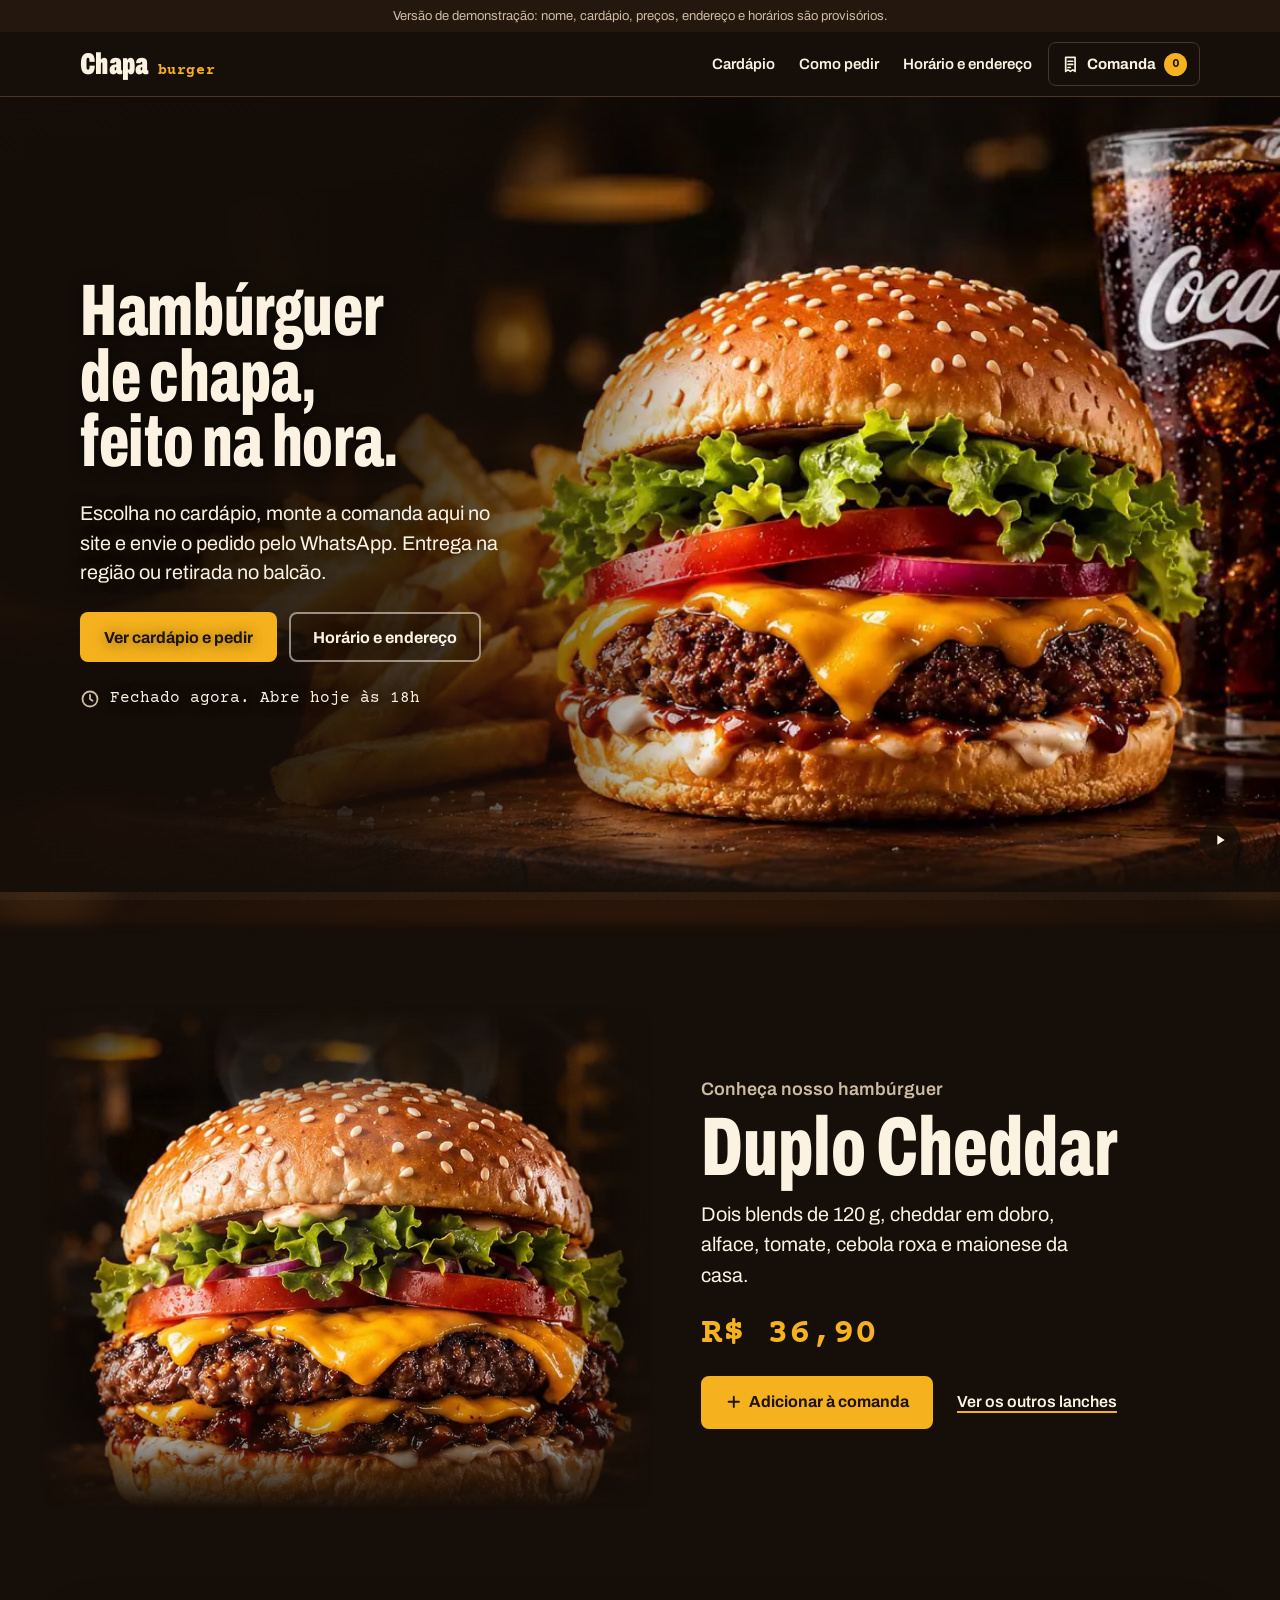
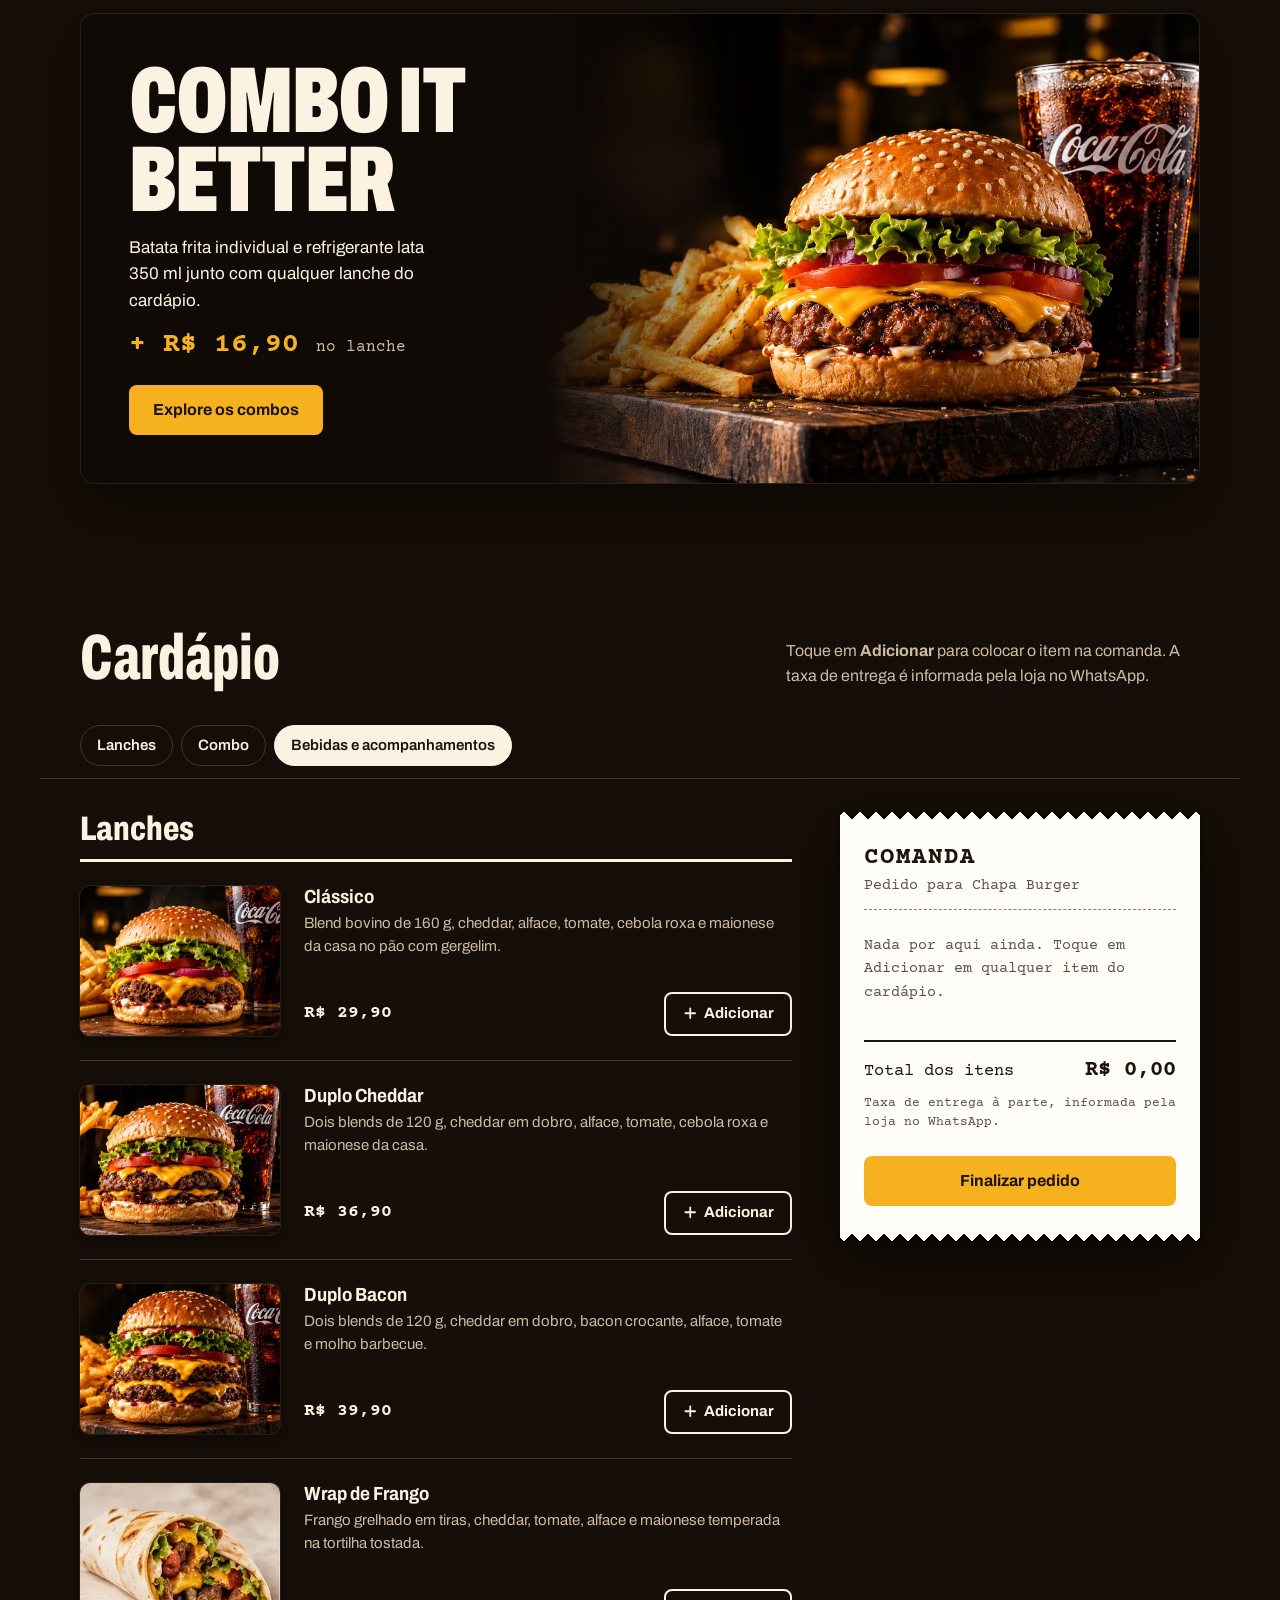
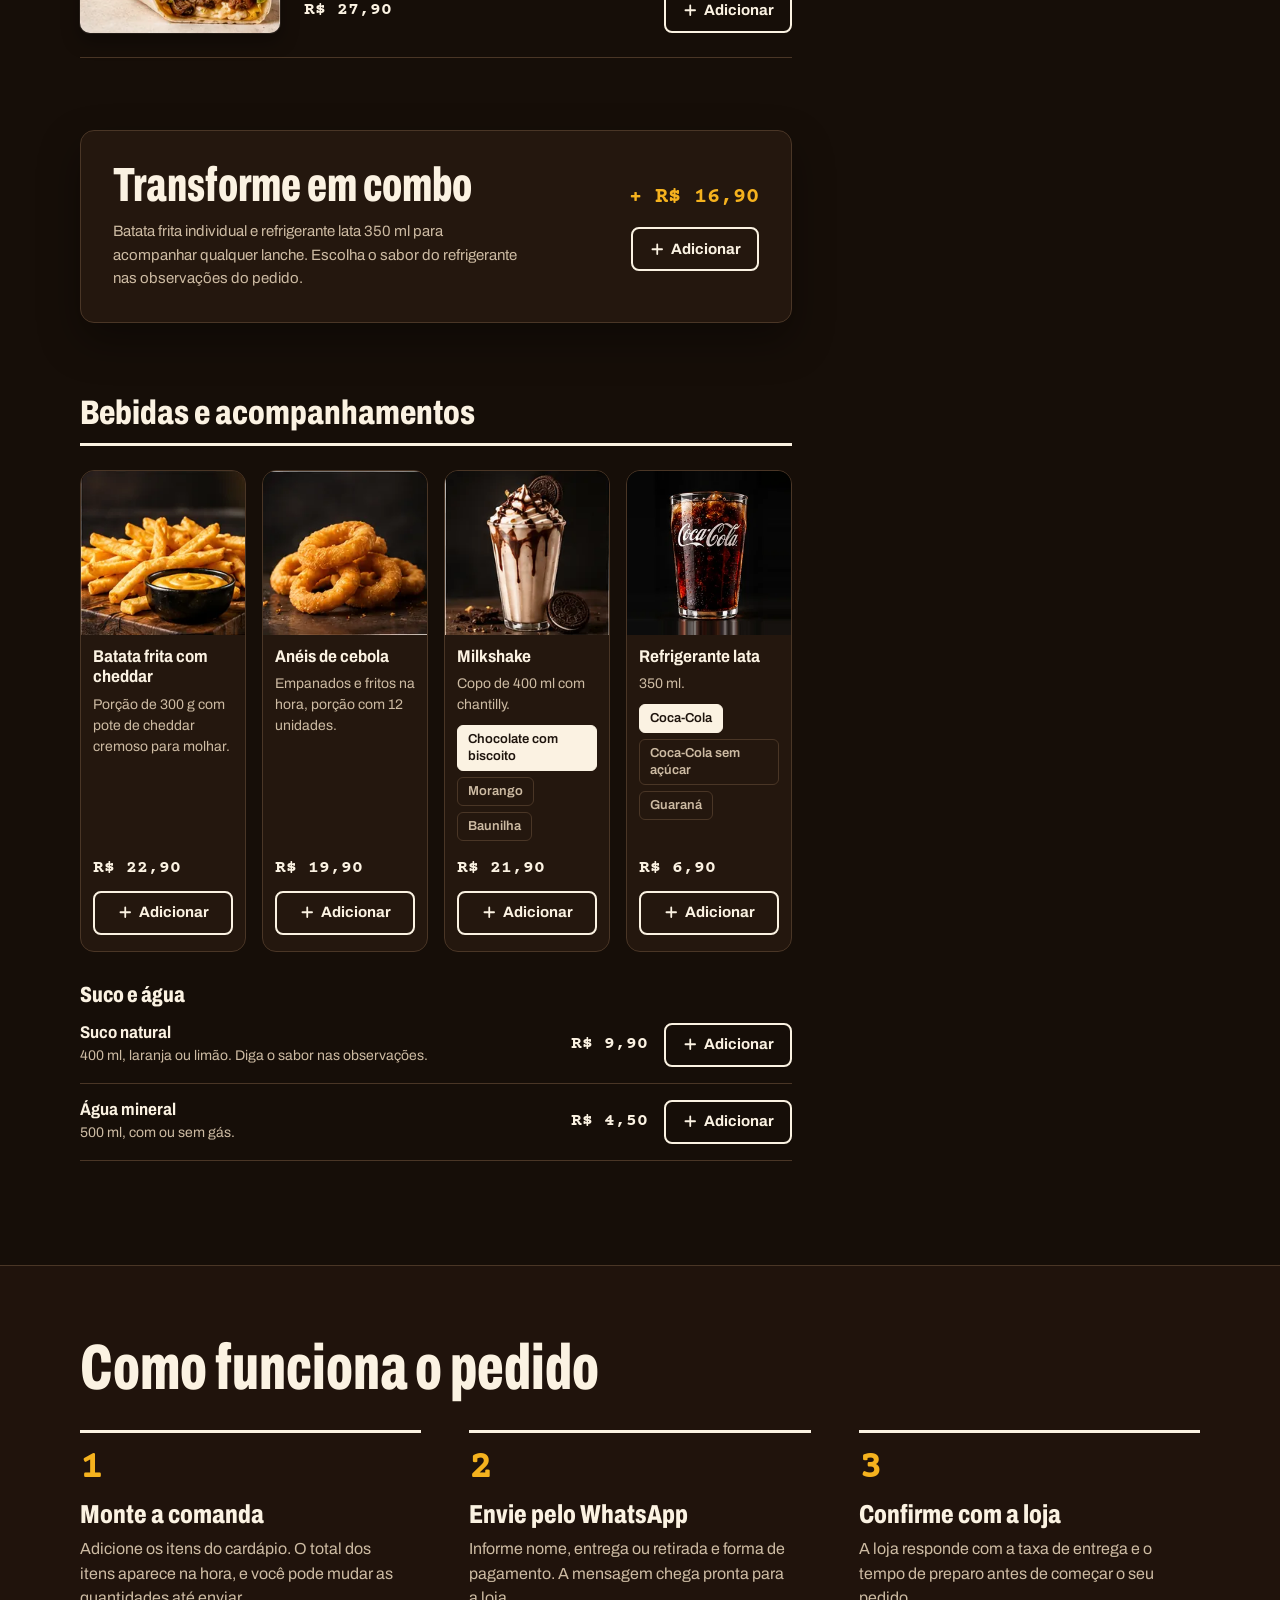
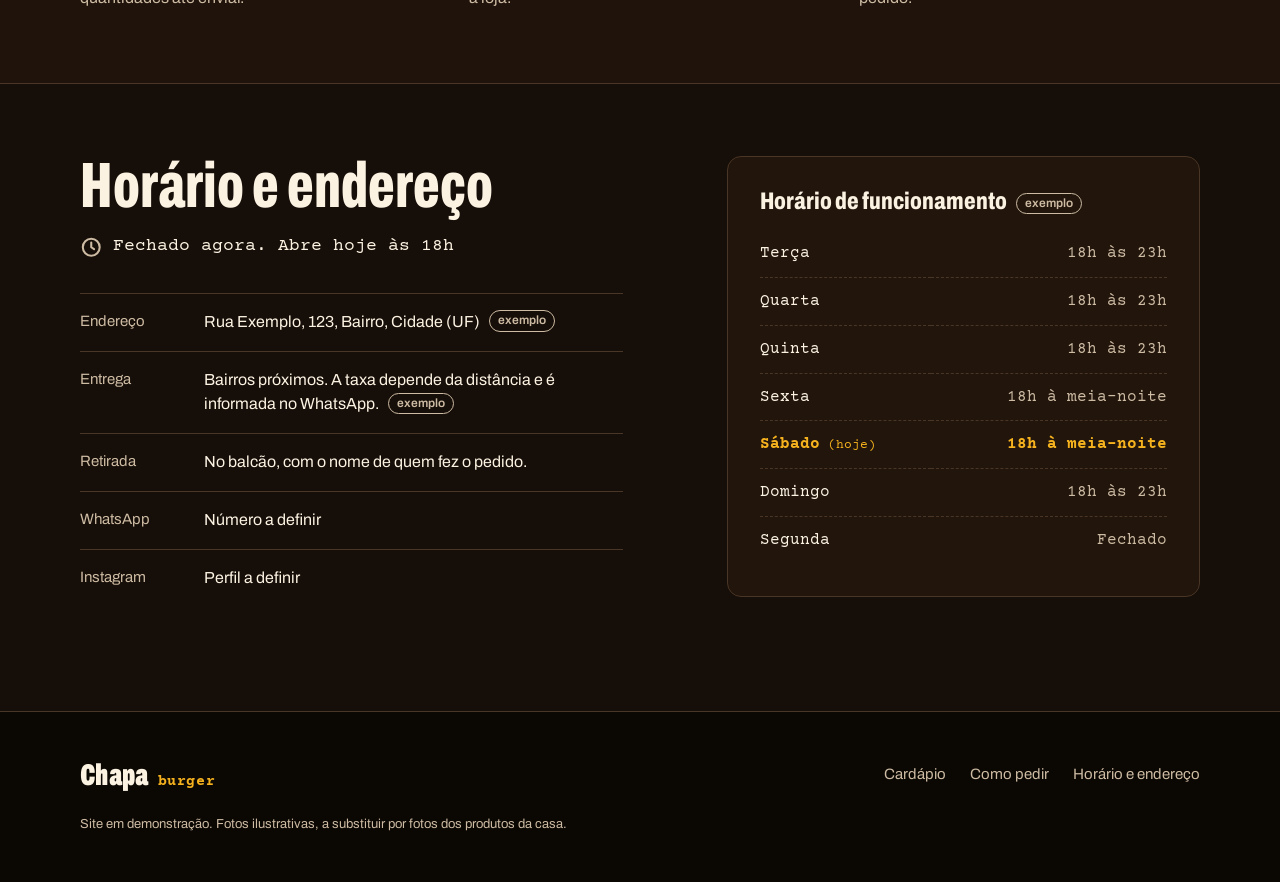
<file: index.html>
<!doctype html>
<html lang="pt-BR">
<head>
  <meta charset="utf-8">
  <meta name="viewport" content="width=device-width, initial-scale=1">
  <title>Chapa Burger | Cardápio e pedido pelo WhatsApp</title>
  <meta name="description" content="Hambúrgueres de chapa, porções, milkshake e bebidas. Veja o cardápio com preços, monte a comanda no site e envie o pedido pelo WhatsApp, para entrega ou retirada.">
  <meta name="theme-color" content="#160E08">
  <meta property="og:type" content="website">
  <meta property="og:locale" content="pt_BR">
  <meta property="og:title" content="Chapa Burger | Cardápio e pedido pelo WhatsApp">
  <meta property="og:description" content="Monte a comanda no site e envie o pedido pelo WhatsApp.">
  <link rel="icon" href="img/icone.svg" type="image/svg+xml">
  <link rel="preconnect" href="https://fonts.googleapis.com">
  <link rel="preconnect" href="https://fonts.gstatic.com" crossorigin>
  <link rel="stylesheet" href="https://fonts.googleapis.com/css2?family=Archivo:wdth,wght@62..100,400..900&family=Courier+Prime:wght@400;700&display=swap">
  <link rel="preload" as="image" href="img/primeira-tela-larga.webp" media="(min-width: 960px)" fetchpriority="high">
  <link rel="preload" as="image" href="img/primeira-tela-celular.webp" media="(max-width: 959px)" fetchpriority="high">
  <link rel="stylesheet" href="css/estilo.css">
  <script>document.documentElement.classList.add("js")</script>
  <script src="js/config.js" defer></script>
  <script src="js/site.js" defer></script>
</head>
<body>
  <a class="pular" href="#cardapio">Pular para o cardápio</a>

  <p class="aviso-demo">Versão de demonstração: nome, cardápio, preços, endereço e horários são provisórios.</p>

  <header class="topo">
    <div class="topo__dentro">
      <a class="marca" href="#inicio">Chapa <span>burger</span></a>

      <nav class="nav" aria-label="Principal">
        <button class="nav__abrir" type="button" aria-expanded="false" aria-controls="nav-lista">Menu</button>
        <ul id="nav-lista" class="nav__lista">
          <li><a href="#cardapio">Cardápio</a></li>
          <li><a href="#como-pedir">Como pedir</a></li>
          <li><a href="#onde">Horário e endereço</a></li>
        </ul>
      </nav>

      <a class="topo__comanda" href="#comanda">
        <svg class="ico" viewBox="0 0 24 24" aria-hidden="true"><path d="M6 3h12v18l-3-2-3 2-3-2-3 2zM9 8h6M9 12h6M9 16h3"/></svg>
        <span class="topo__comanda-rotulo">Comanda</span>
        <span class="contador" data-contador>0</span>
      </a>
    </div>
  </header>

  <main id="inicio">
    <section class="hero" aria-labelledby="hero-titulo">
      <div class="hero__texto">
        <h1 id="hero-titulo">Hambúrguer de chapa, feito na hora.</h1>
        <p class="hero__sub">Escolha no cardápio, monte a comanda aqui no site e envie o pedido pelo WhatsApp. Entrega na região ou retirada no balcão.</p>
        <div class="hero__acoes">
          <a class="btn btn--primario" href="#cardapio">Ver cardápio e pedir</a>
          <a class="btn btn--contorno" href="#onde">Horário e endereço</a>
        </div>
        <p class="status" data-status>
          <svg class="ico" viewBox="0 0 24 24" aria-hidden="true"><circle cx="12" cy="12" r="9"/><path d="M12 7v5l3 2"/></svg>
          <span data-status-texto>Terça a domingo, a partir das 18h</span>
        </p>
      </div>
      <!-- A imagem aparece na hora; o vídeo (mesma cena) é carregado pelo site.js por cima dela.
           Sem JavaScript, com "reduzir movimento" ou economia de dados, fica só a imagem. -->
      <div class="hero__midia video" data-video>
        <picture>
          <source media="(min-width: 960px)" srcset="img/primeira-tela-larga.webp" width="1388" height="720">
          <img src="img/primeira-tela-celular.webp" width="688" height="516" fetchpriority="high"
               alt="Hambúrguer com cheddar, alface e tomate soltando fumaça, ao lado de batata frita e um copo de refrigerante com gelo">
        </picture>
        <video muted loop playsinline preload="none" disablepictureinpicture aria-hidden="true"
               data-src-larga="video/primeira-tela-larga.mp4" data-src-celular="video/primeira-tela-celular.mp4"></video>
        <button type="button" class="video__botao" data-video-botao hidden></button>
      </div>
    </section>

    <!-- Destaque: um lanche do cardápio. O preço e o botão seguem o item com o mesmo
         data-item no cardápio (data-valor-de e data-controle). Nome e descrição são escritos aqui. -->
    <section id="destaque" class="destaque" aria-labelledby="destaque-titulo" data-zona="destaque">
      <div class="dentro destaque__dentro">
        <div class="destaque__foto">
          <img src="img/destaque-duplo-cheddar.webp" width="860" height="720" loading="lazy"
               alt="Duplo Cheddar de perto, soltando fumaça: pão com gergelim, alface, tomate, cebola roxa, duas carnes com cheddar derretido e maionese">
        </div>
        <div class="destaque__texto">
          <p class="destaque__chamada">Conheça nosso hambúrguer</p>
          <h2 id="destaque-titulo">Duplo Cheddar</h2>
          <p class="destaque__desc">Dois blends de 120 g, cheddar em dobro, alface, tomate, cebola roxa e maionese da casa.</p>
          <p class="destaque__preco" data-valor-de="duplo-cheddar">R$ 36,90</p>
          <div class="destaque__acoes">
            <div class="destaque__acao" data-controle="duplo-cheddar" data-rotulo="Adicionar à comanda"></div>
            <a class="destaque__link" href="#lanches">Ver os outros lanches</a>
          </div>
        </div>
      </div>
    </section>

    <!-- Faixa do combo: o preço segue o item "combo" do cardápio -->
    <section class="promo" aria-labelledby="promo-titulo">
      <div class="dentro">
        <div class="promo__painel">
          <img class="promo__foto" src="img/combo-720.webp"
               srcset="img/combo-720.webp 720w, img/combo-1200.webp 1200w"
               sizes="(min-width: 960px) 60vw, 100vw"
               width="1200" height="800" loading="lazy"
               alt="Hambúrguer com batata frita e um copo de refrigerante com gelo sobre uma tábua de madeira">
          <div class="promo__texto">
            <h2 id="promo-titulo" lang="en">Combo it<br> better</h2>
            <p class="promo__desc">Batata frita individual e refrigerante lata 350 ml junto com qualquer lanche do cardápio.</p>
            <p class="promo__preco">+ <span data-valor-de="combo">R$ 16,90</span> <span class="promo__preco-nota">no lanche</span></p>
            <a class="btn btn--primario" href="#combo">Explore os combos</a>
          </div>
        </div>
      </div>
    </section>

    <section id="cardapio" class="cardapio" aria-labelledby="cardapio-titulo">
      <div class="dentro">
        <div class="cardapio__cabeca">
          <h2 id="cardapio-titulo">Cardápio</h2>
          <p>Toque em <strong>Adicionar</strong> para colocar o item na comanda. A taxa de entrega é informada pela loja no WhatsApp.</p>
        </div>

        <nav class="categorias" aria-label="Categorias do cardápio" data-categorias>
          <a href="#lanches">Lanches</a>
          <a href="#combo">Combo</a>
          <a href="#acompanhamentos">Bebidas e acompanhamentos</a>
        </nav>

        <div class="cardapio__grade">
          <div class="cardapio__lista" data-zona="cardapio">

            <!-- Cada item: data-item (identificador único, só letras e hífen), data-nome e data-preco (com ponto). -->
            <section id="lanches" class="categoria" aria-labelledby="lanches-titulo">
              <h3 id="lanches-titulo" class="categoria__titulo">Lanches</h3>
              <ul class="itens itens--foto">
                <li class="item" data-item="classico" data-nome="Clássico" data-preco="29.90">
                  <img class="item__foto" src="img/classico.webp" width="640" height="480" loading="lazy" alt="Hambúrguer com cheddar derretido, alface, tomate e cebola roxa no pão com gergelim">
                  <div class="item__info">
                    <h4 class="item__nome">Clássico</h4>
                    <p class="item__desc">Blend bovino de 160 g, cheddar, alface, tomate, cebola roxa e maionese da casa no pão com gergelim.</p>
                  </div>
                  <div class="item__rodape">
                    <p class="item__preco" data-valor>R$ 29,90</p>
                    <div class="item__acao"></div>
                  </div>
                </li>
                <li class="item" data-item="duplo-cheddar" data-nome="Duplo Cheddar" data-preco="36.90">
                  <img class="item__foto" src="img/duplo-cheddar.webp" width="640" height="480" loading="lazy" alt="Hambúrguer de duas carnes com cheddar entre elas, alface, tomate e cebola roxa">
                  <div class="item__info">
                    <h4 class="item__nome">Duplo Cheddar</h4>
                    <p class="item__desc">Dois blends de 120 g, cheddar em dobro, alface, tomate, cebola roxa e maionese da casa.</p>
                  </div>
                  <div class="item__rodape">
                    <p class="item__preco" data-valor>R$ 36,90</p>
                    <div class="item__acao"></div>
                  </div>
                </li>
                <li class="item" data-item="duplo-bacon" data-nome="Duplo Bacon" data-preco="39.90">
                  <img class="item__foto" src="img/duplo-bacon.webp" width="640" height="480" loading="lazy" alt="Hambúrguer alto de duas carnes com cheddar escorrendo, bacon, alface e tomate">
                  <div class="item__info">
                    <h4 class="item__nome">Duplo Bacon</h4>
                    <p class="item__desc">Dois blends de 120 g, cheddar em dobro, bacon crocante, alface, tomate e molho barbecue.</p>
                  </div>
                  <div class="item__rodape">
                    <p class="item__preco" data-valor>R$ 39,90</p>
                    <div class="item__acao"></div>
                  </div>
                </li>
                <li class="item" data-item="wrap-frango" data-nome="Wrap de Frango" data-preco="27.90">
                  <img class="item__foto" src="img/wrap-frango.webp" width="282" height="211" loading="lazy" alt="Wrap cortado ao meio mostrando o recheio de carne, queijo, tomate e alface">
                  <div class="item__info">
                    <h4 class="item__nome">Wrap de Frango</h4>
                    <p class="item__desc">Frango grelhado em tiras, cheddar, tomate, alface e maionese temperada na tortilha tostada.</p>
                  </div>
                  <div class="item__rodape">
                    <p class="item__preco" data-valor>R$ 27,90</p>
                    <div class="item__acao"></div>
                  </div>
                </li>
              </ul>
            </section>

            <section id="combo" class="combo" aria-labelledby="combo-titulo">
              <div class="combo__texto item" data-item="combo" data-nome="Combo (batata individual + refrigerante lata)" data-preco="16.90">
                <h3 id="combo-titulo" class="combo__titulo">Transforme em combo</h3>
                <p class="combo__desc">Batata frita individual e refrigerante lata 350 ml para acompanhar qualquer lanche. Escolha o sabor do refrigerante nas observações do pedido.</p>
                <div class="item__rodape">
                  <p class="item__preco">+ <span data-valor>R$ 16,90</span></p>
                  <div class="item__acao"></div>
                </div>
              </div>
            </section>

            <!-- Bebidas e acompanhamentos em cartões com foto.
                 Cartão com sabores (data-sabores): cada sabor é um item, com data-item, data-nome e
                 data-preco no próprio botão de escolha. O preço e o botão seguem o sabor marcado. -->
            <section id="acompanhamentos" class="categoria" aria-labelledby="acompanhamentos-titulo">
              <h3 id="acompanhamentos-titulo" class="categoria__titulo">Bebidas e acompanhamentos</h3>
              <ul class="produtos">
                <li class="produto item" data-item="batata-cheddar" data-nome="Batata frita com cheddar" data-preco="22.90">
                  <div class="produto__moldura"><img class="produto__foto" src="img/batata-cheddar.webp" width="224" height="224" loading="lazy" alt="Batata frita sobre uma tábua com um pote de molho cheddar"></div>
                  <div class="produto__corpo">
                    <h4 class="item__nome">Batata frita com cheddar</h4>
                    <p class="item__desc">Porção de 300 g com pote de cheddar cremoso para molhar.</p>
                    <div class="produto__rodape">
                      <p class="item__preco" data-valor>R$ 22,90</p>
                      <div class="item__acao"></div>
                    </div>
                  </div>
                </li>
                <li class="produto item" data-item="aneis-cebola" data-nome="Anéis de cebola" data-preco="19.90">
                  <div class="produto__moldura"><img class="produto__foto" src="img/aneis-cebola.webp" width="228" height="228" loading="lazy" alt="Anéis de cebola empanados e dourados"></div>
                  <div class="produto__corpo">
                    <h4 class="item__nome">Anéis de cebola</h4>
                    <p class="item__desc">Empanados e fritos na hora, porção com 12 unidades.</p>
                    <div class="produto__rodape">
                      <p class="item__preco" data-valor>R$ 19,90</p>
                      <div class="item__acao"></div>
                    </div>
                  </div>
                </li>
                <li class="produto" data-sabores>
                  <div class="produto__moldura"><img class="produto__foto" src="img/milkshake.webp" width="220" height="220" loading="lazy" alt="Milkshake de chocolate com chantilly, calda escorrendo pelo copo e biscoito recheado"></div>
                  <div class="produto__corpo">
                    <h4 class="item__nome">Milkshake</h4>
                    <p class="item__desc">Copo de 400 ml com chantilly.</p>
                    <fieldset class="sabores">
                      <legend class="sr">Sabor do milkshake</legend>
                      <label class="sabor"><input type="radio" name="sabor-milkshake" data-item="milkshake-chocolate" data-nome="Milkshake de chocolate com biscoito" data-preco="21.90" checked><span>Chocolate com biscoito</span></label>
                      <label class="sabor"><input type="radio" name="sabor-milkshake" data-item="milkshake-morango" data-nome="Milkshake de morango" data-preco="21.90"><span>Morango</span></label>
                      <label class="sabor"><input type="radio" name="sabor-milkshake" data-item="milkshake-baunilha" data-nome="Milkshake de baunilha" data-preco="21.90"><span>Baunilha</span></label>
                    </fieldset>
                    <div class="produto__rodape">
                      <p class="item__preco" data-valor>R$ 21,90</p>
                      <div class="item__acao"></div>
                    </div>
                  </div>
                </li>
                <li class="produto" data-sabores>
                  <div class="produto__moldura"><img class="produto__foto" src="img/refrigerante.webp" width="280" height="280" loading="lazy" alt="Copo de Coca-Cola com gelo"></div>
                  <div class="produto__corpo">
                    <h4 class="item__nome">Refrigerante lata</h4>
                    <p class="item__desc">350 ml.</p>
                    <fieldset class="sabores">
                      <legend class="sr">Sabor do refrigerante</legend>
                      <label class="sabor"><input type="radio" name="sabor-refrigerante" data-item="coca-cola" data-nome="Coca-Cola lata 350 ml" data-preco="6.90" checked><span>Coca-Cola</span></label>
                      <label class="sabor"><input type="radio" name="sabor-refrigerante" data-item="coca-zero" data-nome="Coca-Cola sem açúcar lata 350 ml" data-preco="6.90"><span>Coca-Cola sem açúcar</span></label>
                      <label class="sabor"><input type="radio" name="sabor-refrigerante" data-item="guarana" data-nome="Guaraná lata 350 ml" data-preco="6.50"><span>Guaraná</span></label>
                    </fieldset>
                    <div class="produto__rodape">
                      <p class="item__preco" data-valor>R$ 6,90</p>
                      <div class="item__acao"></div>
                    </div>
                  </div>
                </li>
              </ul>

              <h4 class="categoria__sub">Suco e água</h4>
              <ul class="itens itens--texto">
                <li class="item" data-item="suco" data-nome="Suco natural 400 ml" data-preco="9.90">
                  <div class="item__info"><h5 class="item__nome">Suco natural</h5><p class="item__desc">400 ml, laranja ou limão. Diga o sabor nas observações.</p></div>
                  <div class="item__rodape"><p class="item__preco" data-valor>R$ 9,90</p><div class="item__acao"></div></div>
                </li>
                <li class="item" data-item="agua" data-nome="Água mineral 500 ml" data-preco="4.50">
                  <div class="item__info"><h5 class="item__nome">Água mineral</h5><p class="item__desc">500 ml, com ou sem gás.</p></div>
                  <div class="item__rodape"><p class="item__preco" data-valor>R$ 4,50</p><div class="item__acao"></div></div>
                </li>
              </ul>
            </section>
          </div>

          <aside id="comanda" class="comanda" aria-labelledby="comanda-titulo" tabindex="-1" data-zona="comanda">
            <div class="comanda__papel">
              <div class="comanda__cabeca">
                <h2 id="comanda-titulo" class="comanda__titulo">Comanda</h2>
                <button type="button" class="comanda__limpar" data-limpar hidden>Limpar</button>
              </div>
              <p class="comanda__loja">Pedido para <span data-loja-nome>Chapa Burger</span></p>

              <noscript><p class="comanda__vazia">Para montar o pedido pelo site, ative o JavaScript do navegador.</p></noscript>
              <p class="comanda__vazia" data-vazia>Nada por aqui ainda. Toque em Adicionar em qualquer item do cardápio.</p>
              <ul class="comanda__linhas" data-linhas></ul>

              <div class="comanda__total">
                <span>Total dos itens</span>
                <strong data-total>R$ 0,00</strong>
              </div>
              <p class="comanda__nota">Taxa de entrega à parte, informada pela loja no WhatsApp.</p>

              <p class="pedido__erro comanda__erro" data-erro-vazia role="alert" hidden></p>
              <button type="button" class="btn btn--primario btn--largo comanda__finalizar" data-finalizar>Finalizar pedido</button>
            </div>
          </aside>
        </div>
      </div>
    </section>

    <section id="como-pedir" class="como" aria-labelledby="como-titulo">
      <div class="dentro">
        <h2 id="como-titulo">Como funciona o pedido</h2>
        <ol class="passos">
          <li>
            <h3>Monte a comanda</h3>
            <p>Adicione os itens do cardápio. O total dos itens aparece na hora, e você pode mudar as quantidades até enviar.</p>
          </li>
          <li>
            <h3>Envie pelo WhatsApp</h3>
            <p>Informe nome, entrega ou retirada e forma de pagamento. A mensagem chega pronta para a loja.</p>
          </li>
          <li>
            <h3>Confirme com a loja</h3>
            <p>A loja responde com a taxa de entrega e o tempo de preparo antes de começar o seu pedido.</p>
          </li>
        </ol>
      </div>
    </section>

    <section id="onde" class="onde" aria-labelledby="onde-titulo">
      <div class="dentro onde__dentro">
        <div class="onde__info">
          <h2 id="onde-titulo">Horário e endereço</h2>
          <p class="status status--grande" data-status>
            <svg class="ico" viewBox="0 0 24 24" aria-hidden="true"><circle cx="12" cy="12" r="9"/><path d="M12 7v5l3 2"/></svg>
            <span data-status-texto>Terça a domingo, a partir das 18h</span>
          </p>
          <dl class="onde__dados">
            <div>
              <dt>Endereço</dt>
              <dd>Rua Exemplo, 123, Bairro, Cidade (UF) <span class="tag">exemplo</span></dd>
            </div>
            <div>
              <dt>Entrega</dt>
              <dd>Bairros próximos. A taxa depende da distância e é informada no WhatsApp. <span class="tag">exemplo</span></dd>
            </div>
            <div>
              <dt>Retirada</dt>
              <dd>No balcão, com o nome de quem fez o pedido.</dd>
            </div>
            <div>
              <dt>WhatsApp</dt>
              <dd>Número a definir</dd>
            </div>
            <div>
              <dt>Instagram</dt>
              <dd>Perfil a definir</dd>
            </div>
          </dl>
        </div>

        <div class="onde__horario">
          <h3>Horário de funcionamento <span class="tag">exemplo</span></h3>
          <!-- data-dia: 0 = domingo ... 6 = sábado. Sem data-abre = fechado. Fechar à meia-noite = "00:00". -->
          <table class="horario">
            <caption class="sr">Horário de funcionamento por dia da semana</caption>
            <tbody>
              <tr data-dia="2" data-abre="18:00" data-fecha="23:00"><th scope="row">Terça</th><td>18h às 23h</td></tr>
              <tr data-dia="3" data-abre="18:00" data-fecha="23:00"><th scope="row">Quarta</th><td>18h às 23h</td></tr>
              <tr data-dia="4" data-abre="18:00" data-fecha="23:00"><th scope="row">Quinta</th><td>18h às 23h</td></tr>
              <tr data-dia="5" data-abre="18:00" data-fecha="00:00"><th scope="row">Sexta</th><td>18h à meia-noite</td></tr>
              <tr data-dia="6" data-abre="18:00" data-fecha="00:00"><th scope="row">Sábado</th><td>18h à meia-noite</td></tr>
              <tr data-dia="0" data-abre="18:00" data-fecha="23:00"><th scope="row">Domingo</th><td>18h às 23h</td></tr>
              <tr data-dia="1"><th scope="row">Segunda</th><td>Fechado</td></tr>
            </tbody>
          </table>
        </div>
      </div>
    </section>
  </main>

  <footer class="rodape">
    <div class="dentro rodape__dentro">
      <p class="marca">Chapa <span>burger</span></p>
      <nav aria-label="Rodapé">
        <ul class="rodape__links">
          <li><a href="#cardapio">Cardápio</a></li>
          <li><a href="#como-pedir">Como pedir</a></li>
          <li><a href="#onde">Horário e endereço</a></li>
        </ul>
      </nav>
      <p class="rodape__nota">Site em demonstração. Fotos ilustrativas, a substituir por fotos dos produtos da casa.</p>
    </div>
  </footer>

  <dialog class="finalizar" aria-labelledby="finalizar-titulo" data-dialogo>
    <div class="finalizar__cabeca">
      <h2 id="finalizar-titulo" class="finalizar__titulo">Finalizar pedido</h2>
      <button type="button" class="finalizar__fechar" data-fechar aria-label="Voltar ao cardápio">
        <svg class="ico" viewBox="0 0 24 24" aria-hidden="true"><path d="M6 6l12 12M18 6L6 18"/></svg>
      </button>
    </div>
    <div class="finalizar__corpo">
      <div class="resumo">
        <ul class="resumo__linhas" data-resumo></ul>
        <p class="resumo__total"><span>Total dos itens</span><strong data-resumo-total>R$ 0,00</strong></p>
        <p class="comanda__nota">Taxa de entrega à parte, informada pela loja no WhatsApp.</p>
      </div>

      <form class="pedido" data-form novalidate>
        <fieldset class="pedido__grupo">
          <legend>Como você quer receber?</legend>
          <div class="opcoes">
            <label class="opcao"><input type="radio" name="receber" value="entrega" checked><span>Entrega</span></label>
            <label class="opcao"><input type="radio" name="receber" value="retirada"><span>Retirada no balcão</span></label>
          </div>
        </fieldset>

        <div class="campo">
          <label for="p-nome">Seu nome</label>
          <input id="p-nome" name="nome" type="text" autocomplete="name" required aria-describedby="p-nome-erro">
          <p class="campo__erro" id="p-nome-erro" hidden></p>
        </div>

        <div class="campo" data-so-entrega>
          <label for="p-endereco">Endereço com número e bairro</label>
          <input id="p-endereco" name="endereco" type="text" autocomplete="street-address" aria-describedby="p-endereco-erro">
          <p class="campo__erro" id="p-endereco-erro" hidden></p>
        </div>

        <fieldset class="pedido__grupo" aria-describedby="p-pagamento-erro">
          <legend>Pagamento</legend>
          <div class="opcoes">
            <label class="opcao"><input type="radio" name="pagamento" value="Pix"><span>Pix</span></label>
            <label class="opcao"><input type="radio" name="pagamento" value="Cartão"><span>Cartão</span></label>
            <label class="opcao"><input type="radio" name="pagamento" value="Dinheiro"><span>Dinheiro</span></label>
          </div>
          <p class="campo__erro" id="p-pagamento-erro" hidden></p>
        </fieldset>

        <div class="campo" data-so-dinheiro hidden>
          <label for="p-troco">Troco para quanto? <span class="campo__opcional">(opcional)</span></label>
          <input id="p-troco" name="troco" type="text" inputmode="decimal" placeholder="Ex.: 100">
        </div>

        <div class="campo">
          <label for="p-obs">Observações <span class="campo__opcional">(opcional)</span></label>
          <textarea id="p-obs" name="obs" rows="2" placeholder="Ex.: Clássico sem cebola, refrigerante do combo: guaraná"></textarea>
        </div>

        <button class="btn btn--primario btn--largo" type="submit">
          <svg class="ico" viewBox="0 0 24 24" aria-hidden="true"><path d="M4 20l1.3-3.9A8 8 0 1 1 8 19.1z"/></svg>
          Enviar pedido pelo WhatsApp
        </button>
      </form>

      <div class="pedido__demo" data-demo hidden tabindex="-1">
        <p class="pedido__demo-titulo">Pedido montado. O envio está desligado nesta demonstração.</p>
        <p>Quando o número do WhatsApp da loja for configurado, o botão abre a conversa com esta mensagem:</p>
        <pre data-demo-msg></pre>
        <button type="button" class="btn btn--secundario btn--largo" data-copiar>Copiar texto do pedido</button>
        <p class="pedido__copiado" data-copiado role="status"></p>
      </div>

      <div class="pedido__demo" data-enviado hidden tabindex="-1">
        <p class="pedido__demo-titulo">Abrimos o WhatsApp da loja com o seu pedido.</p>
        <p>Confira a mensagem e toque em enviar por lá. Se a conversa não abriu, <a href="#" data-link-whats target="_blank" rel="noopener">abra o WhatsApp por este link</a>.</p>
      </div>
    </div>
  </dialog>

  <a class="barra-comanda" href="#comanda" data-barra hidden>
    <span data-barra-qtd>0 itens</span>
    <strong data-barra-total>R$ 0,00</strong>
    <span class="barra-comanda__cta">Ver comanda</span>
  </a>

  <p class="sr" aria-live="polite" data-anuncio></p>
</body>
</html>
</file>
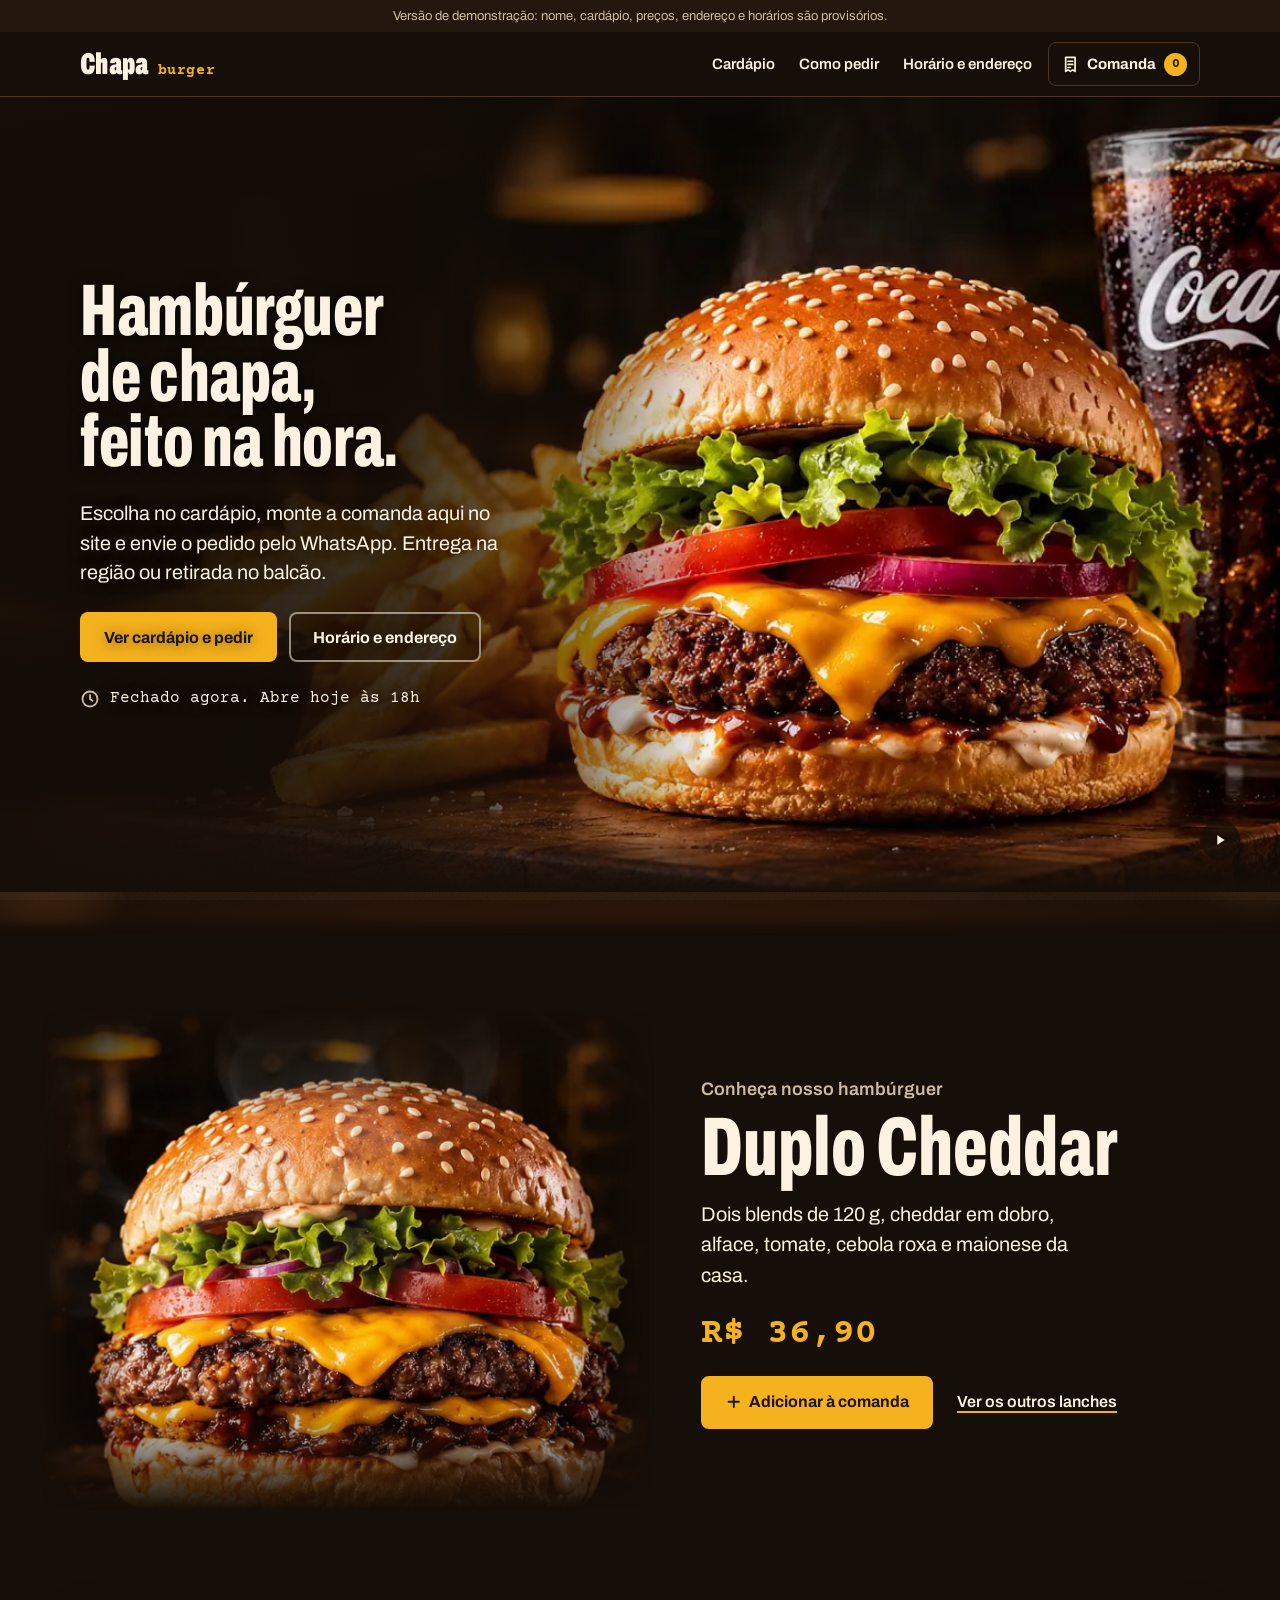
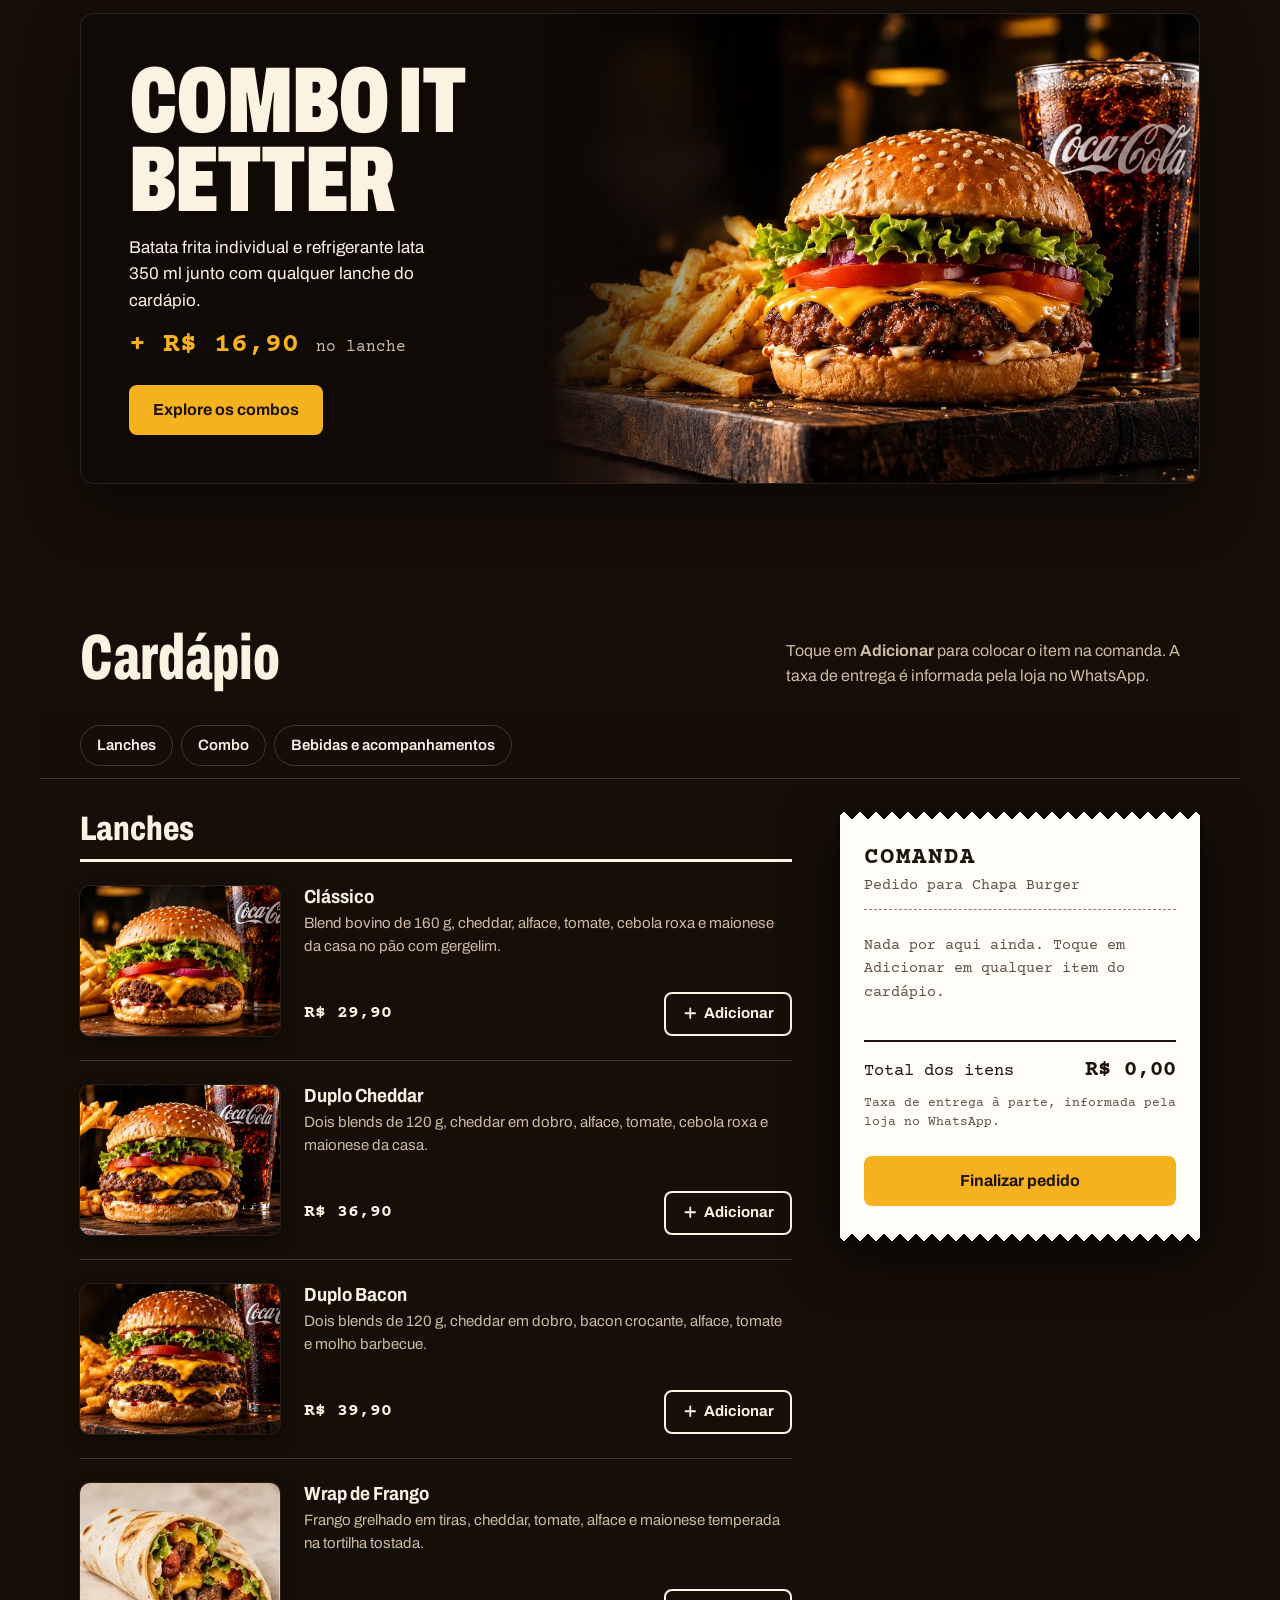
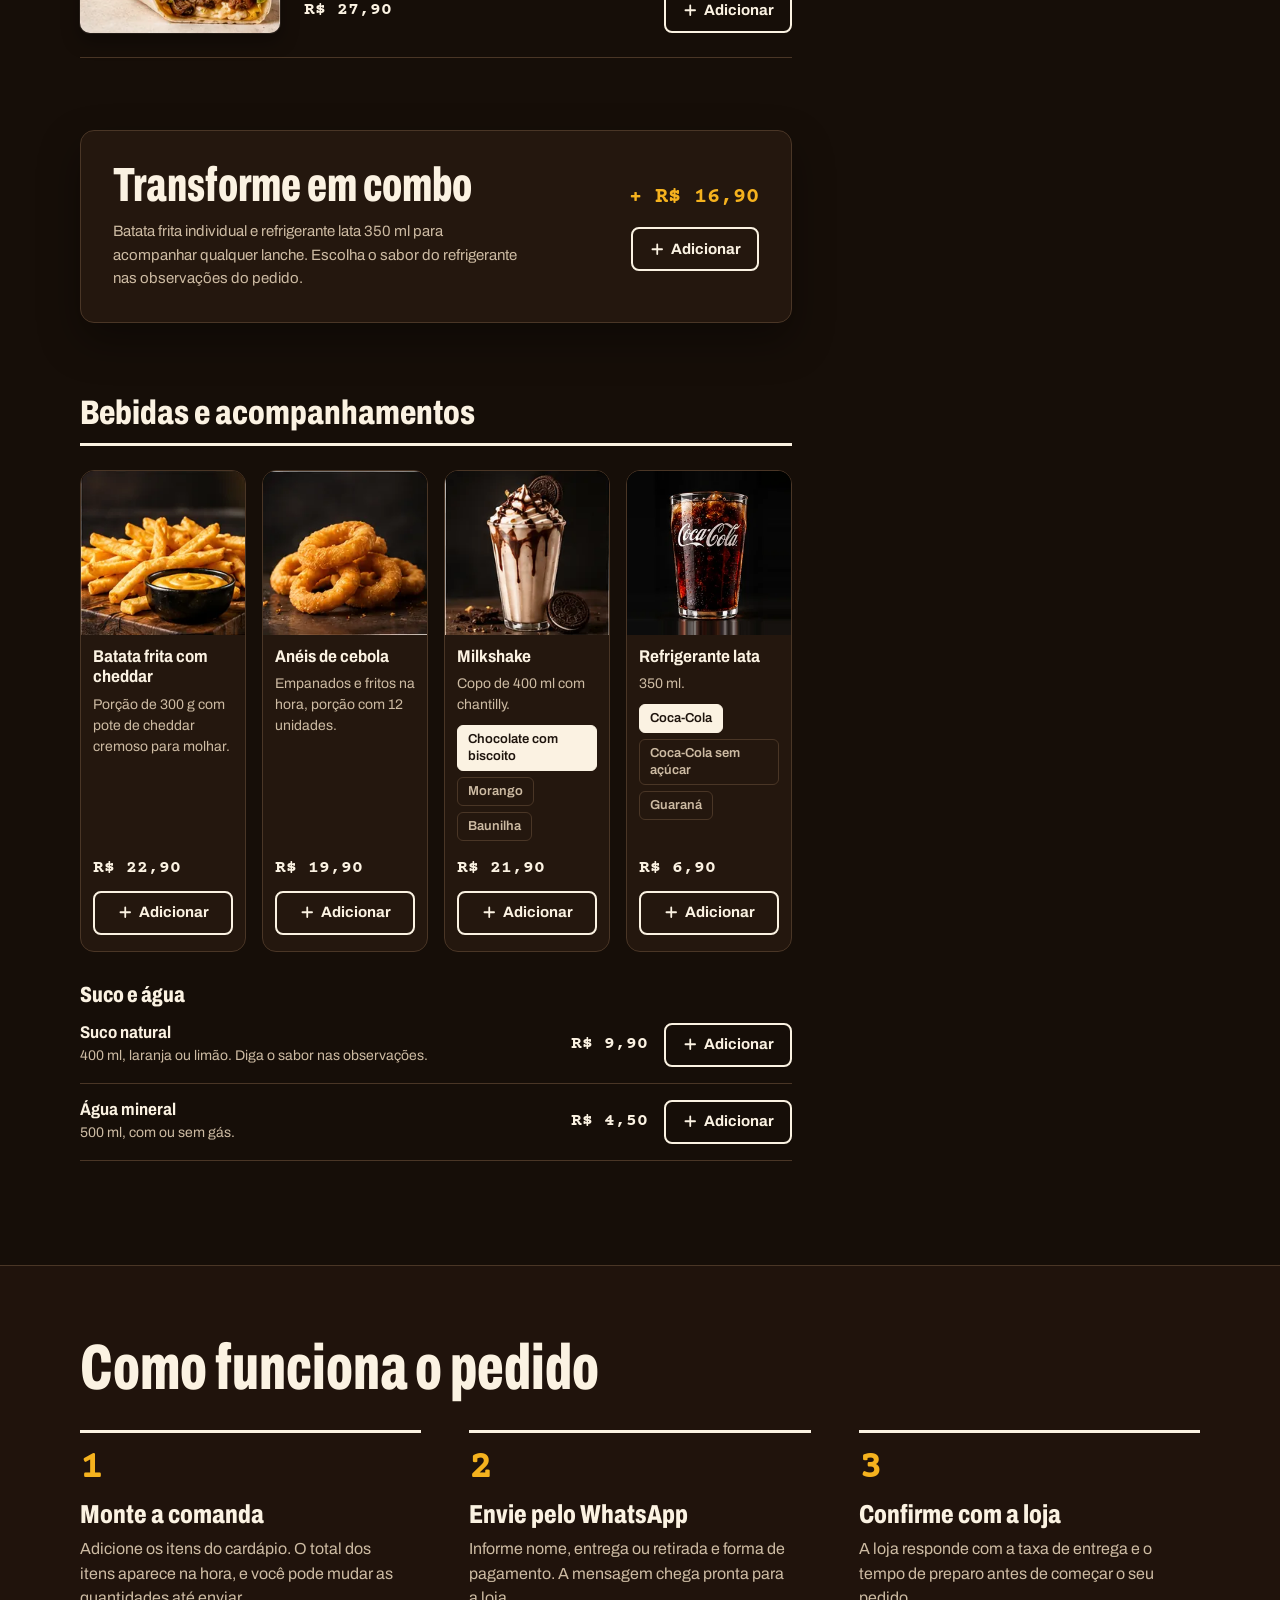
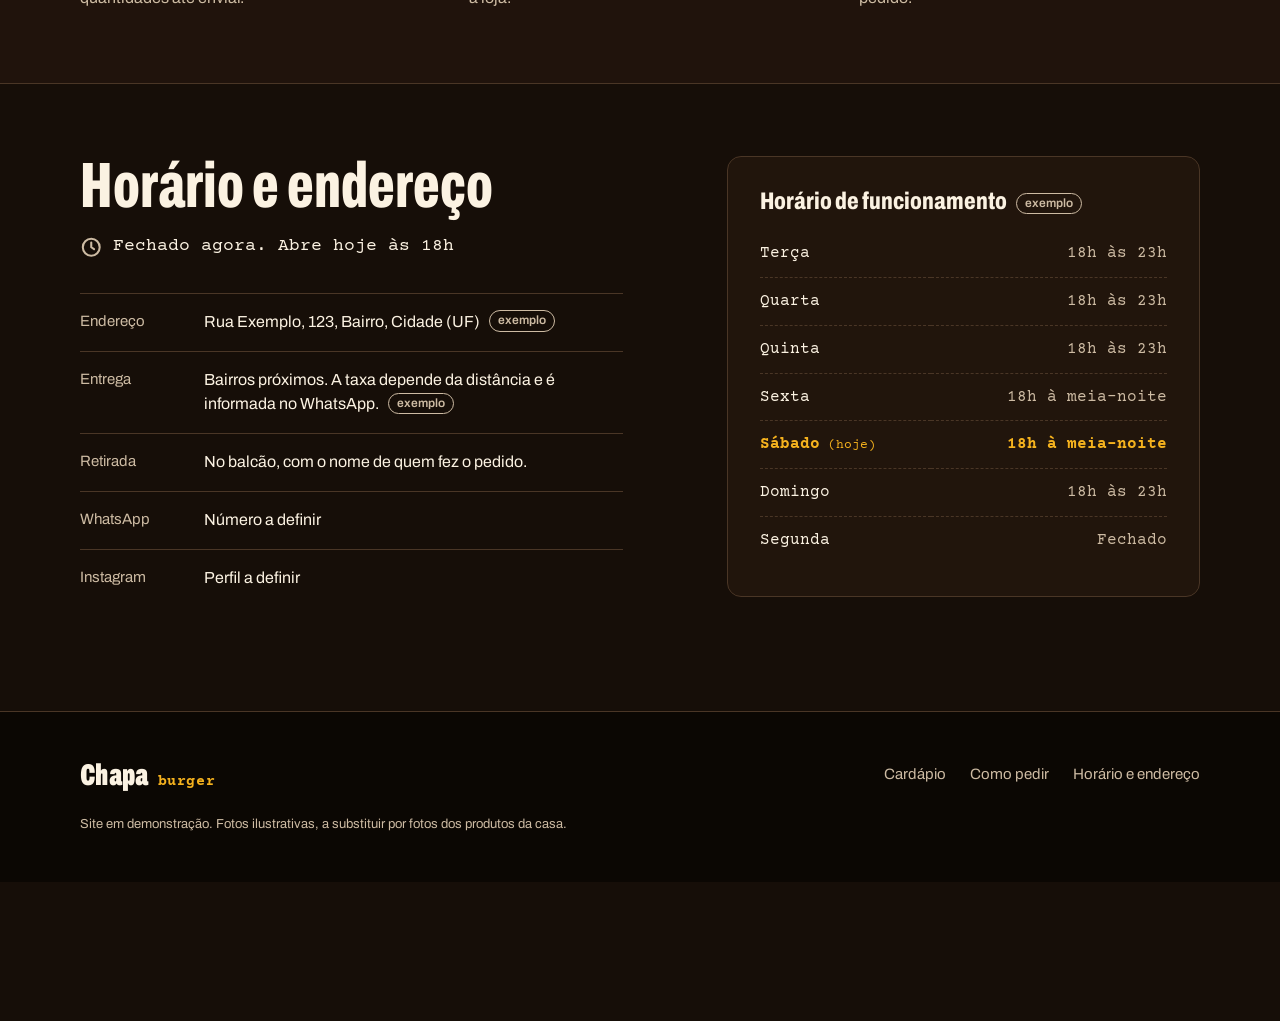
<file: cardapio.html>
<!doctype html>
<html lang="pt-BR">
<head>
  <meta charset="utf-8">
  <meta name="viewport" content="width=device-width, initial-scale=1">
  <meta http-equiv="refresh" content="0;url=./#cardapio">
  <title>Cardápio | Chapa Burger</title>
</head>
<body><p><a href="./#cardapio">Abrir o cardápio da Chapa Burger</a></p></body>
</html>
</file>
<file: css/estilo.css>
/* ==========================================================================
   Chapa Burger · estilos
   Cores, fontes e medidas ficam nos tokens abaixo. Mude aqui primeiro.
   ========================================================================== */

:root {
  /* Ambiente escuro (tirado do fundo das fotos) */
  --carvao: #160E08;        /* fundo da página */
  --carvao-2: #24170E;      /* superfícies: faixas, cartões */
  --carvao-3: #4A3626;      /* divisórias e contornos */
  --breu: #100A07;          /* faixa do combo: mais escura, como o fundo das fotos */
  --creme: #FBF2E2;         /* texto principal */
  --creme-2: #CDBBA3;       /* texto secundário */

  /* Papel (comanda e janela de finalizar) */
  --papel: #F7F1E7;
  --papel-comanda: #FFFDF8;
  --texto: #1E140D;         /* texto sobre papel */
  --texto-2: #5F5045;
  --borda: #E5DACB;
  --borda-campo: #8F7E6C;

  /* Destaque: só ações principais */
  --cheddar: #F5B21E;
  --cheddar-forte: #E59F05;
  --erro: #B8321C;

  /* Tipografia */
  --fonte: "Archivo", system-ui, -apple-system, "Segoe UI", sans-serif;
  --fonte-ticket: "Courier Prime", "Courier New", monospace;

  /* Medidas */
  --largura: 75rem;
  --margem: clamp(1rem, 4vw, 2.5rem);
  --e-2: 0.5rem;
  --e-3: 0.75rem;
  --e-4: 1rem;
  --e-5: 1.5rem;
  --e-6: 2rem;
  --e-7: 3rem;
  --e-8: 4.5rem;
  --e-9: 6.5rem;
  --raio-btn: 0.5rem;
  --raio-foto: 0.625rem;
  --raio-bloco: 0.875rem;
  --topo-categorias: 4rem;  /* altura da barra de categorias fixa */

  --foco: var(--cheddar);
  color-scheme: dark;
}

/* Base ------------------------------------------------------------------- */

*, *::before, *::after { box-sizing: border-box; }

/* Tamanho base que acompanha telas largas. Medidas do layout são em rem, então
   texto, espaços, colunas e largura máxima crescem juntos e o site preenche
   monitores grandes sem sobrar faixa vazia nas laterais.
   Até 1366 px de largura: 16 px (celular, tablet e notebook ficam iguais).
   Em 1920 px: ~26 px (equivale a ver o layout de 1200 px com zoom de ~160%).
   Limite: 175% do tamanho padrão do navegador. */
html {
  font-size: clamp(100%, calc(1.8382vw - 9.11px), 175%);
  -webkit-text-size-adjust: 100%;
  background: var(--carvao);
}

@media (prefers-reduced-motion: no-preference) {
  html { scroll-behavior: smooth; }
}

body {
  margin: 0;
  font-family: var(--fonte);
  font-size: 1rem;
  line-height: 1.55;
  color: var(--creme);
  background: var(--carvao);
  /* o body vira a base das camadas: o ambiente (body::before, z-index -1)
     fica por cima do fundo do body e por baixo do conteúdo */
  position: relative;
  z-index: 0;
  -webkit-font-smoothing: antialiased;
}

/* Ambiente: o salão à noite, fora de foco, como no fundo do vídeo.
   Luzes desfocadas (bokeh) nas laterais, luz de luminária no alto e brilho
   quente embaixo, com grão leve. Fica parado atrás do conteúdo, que rola por cima.
   As luzes mais fortes ficam nas bordas, longe do texto. */
body::before,
body::after {
  content: "";
  position: fixed;
  inset: 0;
  z-index: -1;
  pointer-events: none;
}
body::before {
  inset: -24px;
  filter: blur(5px);
  background:
    radial-gradient(circle 70px at 4% 16%, rgb(255 196 104 / .26), rgb(255 196 104 / .18) 55%, transparent),
    radial-gradient(circle 46px at 10% 30%, rgb(255 176 80 / .22), rgb(255 176 80 / .14) 55%, transparent),
    radial-gradient(circle 110px at 2% 52%, rgb(240 150 60 / .16), rgb(240 150 60 / .10) 60%, transparent),
    radial-gradient(circle 54px at 8% 74%, rgb(255 200 120 / .22), rgb(255 200 120 / .14) 55%, transparent),
    radial-gradient(circle 90px at 5% 94%, rgb(230 130 50 / .18), rgb(230 130 50 / .10) 60%, transparent),
    radial-gradient(circle 80px at 96% 10%, rgb(255 196 104 / .24), rgb(255 196 104 / .16) 55%, transparent),
    radial-gradient(circle 50px at 90% 26%, rgb(255 210 140 / .22), rgb(255 210 140 / .13) 55%, transparent),
    radial-gradient(circle 120px at 98% 48%, rgb(240 150 60 / .15), rgb(240 150 60 / .09) 60%, transparent),
    radial-gradient(circle 60px at 92% 68%, rgb(255 186 90 / .22), rgb(255 186 90 / .14) 55%, transparent),
    radial-gradient(circle 96px at 97% 90%, rgb(230 130 50 / .18), rgb(230 130 50 / .10) 60%, transparent),
    radial-gradient(52rem 30rem at 20% -6%, rgb(245 178 30 / .16), transparent 70%),
    radial-gradient(44rem 30rem at 84% 6%, rgb(226 122 38 / .12), transparent 70%),
    radial-gradient(80rem 34rem at 50% 115%, rgb(170 78 22 / .26), transparent 70%),
    linear-gradient(180deg, #1D130B 0%, #120B06 100%);
}
body::after {
  opacity: .07;
  background-image: url("data:image/svg+xml,%3Csvg xmlns='http://www.w3.org/2000/svg' width='180' height='180'%3E%3Cfilter id='g'%3E%3CfeTurbulence type='fractalNoise' baseFrequency='.9' numOctaves='2' stitchTiles='stitch'/%3E%3CfeColorMatrix values='0 0 0 0 1 0 0 0 0 .9 0 0 0 0 .8 0 0 0 1 0'/%3E%3C/filter%3E%3Crect width='100%25' height='100%25' filter='url(%23g)'/%3E%3C/svg%3E");
}

img { display: block; max-width: 100%; height: auto; }
h1, h2, h3, h4, h5, p, figure, dl, dd { margin: 0; }
h1, h2, h3, h4, h5 { font-weight: 800; line-height: 1.05; text-wrap: balance; }
ul, ol { margin: 0; padding: 0; list-style: none; }
a { color: inherit; }
button { font: inherit; color: inherit; }

:focus-visible {
  outline: 3px solid var(--foco);
  outline-offset: 3px;
}

.sr {
  position: absolute !important;
  width: 0.0625rem; height: 0.0625rem;
  padding: 0; margin: -1px;
  overflow: hidden; clip: rect(0 0 0 0);
  white-space: nowrap; border: 0;
}

.pular {
  position: absolute;
  left: var(--margem);
  top: 0.5rem;
  transform: translateY(calc(-100% - 1rem));
  z-index: 50;
  padding: 0.625rem 1rem;
  background: var(--cheddar);
  color: var(--texto);
  font-weight: 700;
  border-radius: var(--raio-btn);
}
.pular:focus { transform: none; }

.dentro {
  max-width: var(--largura);
  margin-inline: auto;
  padding-inline: var(--margem);
}

.ico {
  width: 1.25em;
  height: 1.25em;
  flex: none;
  fill: none;
  stroke: currentColor;
  stroke-width: 2.2;
  stroke-linecap: round;
  stroke-linejoin: round;
}

/* Títulos: Archivo condensada, como letreiro de lanchonete */
h1, h2 { font-stretch: 62.5%; font-weight: 800; }
h2 { font-size: clamp(2.5rem, 1.6rem + 3.4vw, 4rem); line-height: .95; }

.tag {
  display: inline-block;
  margin-left: 0.375rem;
  padding: 0 0.5rem;
  border: 1px solid currentColor;
  border-radius: 62.4375rem;
  font-family: var(--fonte);
  font-size: .75rem;
  font-weight: 600;
  font-stretch: 100%;
  line-height: 1.6;
  letter-spacing: 0;
  color: var(--creme-2);
  vertical-align: .2em;
  white-space: nowrap;
}

/* Botões ----------------------------------------------------------------- */

.btn {
  display: inline-flex;
  align-items: center;
  justify-content: center;
  gap: 0.625rem;
  min-height: 3.125rem;
  padding: 0.75rem 1.375rem;
  border: 2px solid transparent;
  border-radius: var(--raio-btn);
  font-weight: 700;
  font-size: 1rem;
  line-height: 1.2;
  text-decoration: none;
  cursor: pointer;
  transition: background-color .15s, border-color .15s, color .15s;
}
.btn--primario { background: var(--cheddar); color: var(--texto); }
.btn--primario:hover { background: var(--cheddar-forte); }
.btn--contorno { border-color: rgb(251 242 226 / .55); color: var(--creme); background: rgb(22 14 8 / .25); }
.btn--contorno:hover { border-color: var(--creme); }
.btn--secundario { background: transparent; border-color: var(--texto); color: var(--texto); }
.btn--secundario:hover { background: var(--texto); color: #fff; }
.btn--largo { width: 100%; }

/* Aviso e topo ----------------------------------------------------------- */

.aviso-demo {
  padding: 0.4375rem var(--margem);
  background: var(--carvao-2);
  color: var(--creme-2);
  font-size: .8125rem;
  line-height: 1.4;
  text-align: center;
}

.topo {
  position: relative;
  z-index: 20;
  background: var(--carvao);
  border-bottom: 1px solid var(--carvao-3);
}
.topo__dentro {
  display: flex;
  align-items: center;
  gap: var(--e-4);
  max-width: var(--largura);
  min-height: 4rem;
  margin-inline: auto;
  padding-inline: var(--margem);
}

.marca {
  display: inline-flex;
  align-items: baseline;
  gap: .3em;
  font-stretch: 62.5%;
  font-weight: 900;
  font-size: 1.875rem;
  line-height: 1;
  letter-spacing: .01em;
  text-decoration: none;
  color: var(--creme);
}
.marca span {
  font-family: var(--fonte-ticket);
  font-weight: 700;
  font-size: .5em;
  letter-spacing: .04em;
  color: var(--cheddar);
}

.nav { margin-left: auto; }
.nav__lista { display: flex; gap: var(--e-5); }
.nav__lista a {
  display: block;
  padding: 0.5rem 0;
  font-weight: 600;
  font-size: .9375rem;
  text-decoration: none;
  text-underline-offset: 0.375rem;
  text-decoration-thickness: 0.125rem;
}
.nav__lista a:hover { text-decoration: underline; text-decoration-color: var(--cheddar); }
.nav__abrir {
  display: none;
  min-height: 2.75rem;
  padding: 0.5rem 0.75rem;
  border: 0;
  background: transparent;
  font-weight: 700;
  cursor: pointer;
}

.topo__comanda {
  display: inline-flex;
  align-items: center;
  gap: 0.5rem;
  min-height: 2.75rem;
  padding: 0.5rem 0.75rem;
  border: 1.5px solid var(--carvao-3);
  border-radius: var(--raio-btn);
  font-weight: 700;
  font-size: .9375rem;
  text-decoration: none;
}
.topo__comanda:hover { border-color: var(--creme-2); }

.contador {
  display: inline-grid;
  place-items: center;
  min-width: 1.75em;
  height: 1.75em;
  padding-inline: .4em;
  border-radius: 62.4375rem;
  background: var(--cheddar);
  color: var(--texto);
  font-family: var(--fonte-ticket);
  font-size: .8125rem;
  font-weight: 700;
}

@media (max-width: 719px) {
  .js .nav__abrir { display: inline-flex; align-items: center; }
  .js .nav__lista {
    display: none;
    position: absolute;
    top: 100%;
    left: 0;
    right: 0;
    flex-direction: column;
    gap: 0;
    padding: 0.25rem var(--margem) 1rem;
    background: var(--carvao);
    border-bottom: 1px solid var(--carvao-3);
  }
  .js .nav__lista.aberta { display: flex; }
  .js .nav__lista a { padding: 0.75rem 0; font-size: 1.0625rem; }
  .nav__lista { flex-wrap: wrap; gap: 0 var(--e-4); }
}
@media (max-width: 419px) {
  .topo__comanda-rotulo { position: absolute; width: 1px; height: 1px; overflow: hidden; clip: rect(0 0 0 0); }
  .marca { font-size: 1.625rem; }
}

/* Primeira tela ------------------------------------------------------------
   Celular: cena inteira em cima, texto embaixo.
   Computador: a cena cobre a tela toda; o lado esquerdo é desfocado e escuro
   para o texto, e o lanche fica à direita. */

.hero {
  position: relative;
  isolation: isolate;
  display: grid;
  background: var(--carvao);
  overflow: hidden;
}
.hero__midia { position: relative; order: -1; }
.hero__midia img,
.hero__midia video {
  display: block;
  width: 100%;
  height: auto;
  aspect-ratio: 688 / 516;
  object-fit: cover;
}
.hero__midia video {
  position: absolute;
  inset: 0;
  height: 100%;
  opacity: 0;
  transition: opacity .5s ease;
}
.hero__midia video.tocando { opacity: 1; }
.hero__midia::after {
  content: "";
  position: absolute;
  inset: 0;
  z-index: 1;
  background: linear-gradient(0deg, var(--carvao) 0%, rgb(22 14 8 / 0) 30%);
  pointer-events: none;
}

.hero__texto { position: relative; z-index: 1; padding: 0 var(--margem) var(--e-7); margin-top: -24px; }
.hero h1 {
  max-width: 11ch;
  font-size: clamp(3.25rem, 1.6rem + 4.6vw, 6rem);
  line-height: .9;
  letter-spacing: -.005em;
}
.hero__sub {
  max-width: 36ch;
  margin-top: var(--e-5);
  font-size: clamp(1.0625rem, 1rem + .3vw, 1.25rem);
  line-height: 1.5;
  color: var(--creme);
}
.hero__acoes {
  display: flex;
  flex-wrap: wrap;
  gap: var(--e-3);
  margin-top: var(--e-6);
}
.hero .status { margin-top: var(--e-5); }

@media (min-width: 960px) {
  .hero {
    grid-template-columns:
      [tela-inicio] minmax(var(--margem), 1fr)
      [texto-inicio] minmax(0, calc(var(--largura) - 2 * 2.5rem))
      [texto-fim] minmax(var(--margem), 1fr) [tela-fim];
    align-items: center;
    min-height: clamp(30rem, calc(100svh - 6.6rem), 57.5rem);
  }
  .hero__midia { position: absolute; inset: 0; z-index: -1; }
  .hero__midia img,
  .hero__midia video {
    width: 100%;
    height: 100%;
    aspect-ratio: auto;
    object-position: 100% 82%;
  }
  .hero__midia::after {
    background:
      linear-gradient(90deg, rgb(22 14 8 / .9) 0%, rgb(22 14 8 / .82) 32%, rgb(22 14 8 / .45) 46%, rgb(22 14 8 / 0) 56%),
      linear-gradient(0deg, var(--carvao) 0%, rgb(22 14 8 / 0) 9%),
      linear-gradient(180deg, rgb(22 14 8 / .5) 0%, rgb(22 14 8 / 0) 12%);
  }
  .hero__texto {
    grid-column: texto-inicio / texto-fim;
    margin-top: 0;
    padding: var(--e-6) 0;
    text-shadow: 0 1px 14px rgb(0 0 0 / .5);
  }
  .hero__sub { max-width: 38ch; }
  /* cabe na primeira tela do monitor, inclusive com o tamanho base maior */
  .hero h1 { font-size: clamp(3.25rem, 1.2rem + 4.2vw, 6rem); }
  .hero__acoes { margin-top: var(--e-5); }
}

/* Vídeo: botão de pausar/reproduzir criado pelo site.js */
.video__botao {
  position: absolute;
  right: 0.75rem;
  bottom: 0.75rem;
  z-index: 2;
  display: grid;
  place-items: center;
  width: 2.5rem;
  height: 2.5rem;
  border: 0;
  border-radius: 62.4375rem;
  background: rgb(22 14 8 / .72);
  color: var(--creme);
  cursor: pointer;
}
.video__botao[hidden] { display: none; }
.video__botao:hover { background: rgb(22 14 8 / .92); }
.video__botao .ico { width: 1rem; height: 1rem; fill: currentColor; stroke: none; }
@media (min-width: 960px) {
  .video__botao { right: var(--margem); bottom: var(--e-6); }
}

/* Status de funcionamento (calculado pelo horário) */
.status {
  display: flex;
  align-items: center;
  gap: 0.625rem;
  font-family: var(--fonte-ticket);
  font-size: 1rem;
  color: var(--creme);
}
.status .ico { color: var(--creme-2); }
.status[data-aberto="sim"] .ico { color: var(--cheddar); }
.status--grande { font-size: 1.125rem; margin-top: var(--e-4); }

/* Destaque: um lanche em close, saindo do escuro --------------------------- */

.destaque {
  padding-block: var(--e-8) var(--e-7);
  /* a foto entra com zoom; sem isto ela vazaria pelas laterais no celular */
  overflow: hidden;
  overflow: clip;
}
.destaque__dentro { display: grid; gap: var(--e-4); align-items: center; }
.destaque__foto {
  position: relative;
  isolation: isolate;
  margin-inline: calc(var(--margem) * -1);
}
/* brilho quente atrás do lanche */
.destaque__foto::before {
  content: "";
  position: absolute;
  inset: 0 6%;
  z-index: -1;
  background: radial-gradient(closest-side, rgb(245 178 30 / .16), transparent);
}
/* sem moldura: as bordas da foto se dissolvem no fundo da página */
.destaque__foto img {
  width: 100%;
  -webkit-mask:
    linear-gradient(90deg, transparent, #000 15%, #000 85%, transparent),
    linear-gradient(180deg, transparent 2%, #000 24%, #000 78%, transparent);
  -webkit-mask-composite: source-in;
  mask:
    linear-gradient(90deg, transparent, #000 15%, #000 85%, transparent),
    linear-gradient(180deg, transparent 2%, #000 24%, #000 78%, transparent);
  mask-composite: intersect;
}
.destaque__chamada { font-weight: 600; font-size: 1.125rem; color: var(--creme-2); }
.destaque h2 {
  margin-top: var(--e-2);
  font-size: clamp(3.5rem, 1.2rem + 5vw, 7rem);
  line-height: .86;
}
.destaque__desc {
  max-width: 34ch;
  margin-top: var(--e-4);
  font-size: clamp(1.0625rem, 1rem + .3vw, 1.25rem);
}
.destaque__preco {
  margin-top: var(--e-5);
  font-family: var(--fonte-ticket);
  font-weight: 700;
  font-size: 2.25rem;
  line-height: 1;
  color: var(--cheddar);
}
.destaque__acoes {
  display: flex;
  flex-wrap: wrap;
  align-items: center;
  gap: var(--e-4) var(--e-5);
  margin-top: var(--e-5);
}
.destaque__link {
  font-weight: 600;
  text-decoration-color: var(--cheddar);
  text-decoration-thickness: 2px;
  text-underline-offset: .25em;
}
.destaque__link:hover { color: var(--cheddar); }
/* aqui o Adicionar é a ação principal da seção */
.destaque .btn-add {
  min-height: 3.125rem;
  padding: 0.75rem 1.375rem;
  border-color: var(--cheddar);
  background: var(--cheddar);
  color: var(--texto);
  font-size: 1rem;
}
.destaque .btn-add:hover { border-color: var(--cheddar-forte); background: var(--cheddar-forte); }
.destaque .qtd button { width: 3.125rem; height: 2.875rem; }
.destaque .qtd output { min-width: 3ch; font-size: 1.25rem; }

@media (min-width: 960px) {
  .destaque { padding-block: var(--e-9) var(--e-8); }
  .destaque__dentro { grid-template-columns: minmax(0, 1.15fr) minmax(0, 1fr); gap: var(--e-7); }
  .destaque__foto { margin-inline: calc(var(--margem) * -1) 0; }
}

/* entrada da seção, uma vez (classes postas pelo site.js) */
@media (prefers-reduced-motion: no-preference) {
  .destaque.revelar .destaque__foto img {
    opacity: 0;
    transform: scale(1.06);
    transition: opacity 1.2s ease, transform 1.8s cubic-bezier(.16, .84, .3, 1);
  }
  .destaque.revelar .destaque__texto {
    opacity: 0;
    transform: translateY(1rem);
    transition: opacity .8s ease .25s, transform 1s cubic-bezier(.16, .84, .3, 1) .25s;
  }
  .destaque.visivel .destaque__foto img,
  .destaque.visivel .destaque__texto { opacity: 1; transform: none; }
}

/* Faixa do combo ------------------------------------------------------------ */

.promo { padding-block: var(--e-6) var(--e-8); }
.promo__painel {
  display: grid;
  overflow: hidden;
  border: 1px solid rgb(251 242 226 / .1);
  border-radius: var(--raio-bloco);
  background: var(--breu);
  box-shadow: 0 1.5rem 3.5rem rgb(0 0 0 / .45);
}
.promo__foto {
  width: 100%;
  aspect-ratio: 3 / 2;
  object-fit: cover;
  object-position: 60% 55%;
  -webkit-mask: linear-gradient(180deg, #000 72%, transparent);
  mask: linear-gradient(180deg, #000 72%, transparent);
}
.promo__texto { position: relative; margin-top: calc(var(--e-6) * -1); padding: 0 var(--e-5) var(--e-6); }
.promo h2 {
  font-size: clamp(3.5rem, 1.2rem + 5.8vw, 7.5rem);
  font-weight: 900;
  line-height: .84;
  letter-spacing: -.01em;
  text-transform: uppercase;
}
.promo__desc { max-width: 32ch; margin-top: var(--e-4); font-size: 1.0625rem; }
.promo__preco {
  margin-top: var(--e-4);
  font-family: var(--fonte-ticket);
  font-weight: 700;
  font-size: 1.75rem;
  line-height: 1.1;
  color: var(--cheddar);
}
.promo__preco-nota { font-size: 1rem; font-weight: 400; color: var(--creme-2); }
.promo .btn { margin-top: var(--e-5); }

@media (min-width: 960px) {
  .promo__painel { grid-template-columns: minmax(0, 5fr) minmax(0, 7fr); min-height: 28rem; }
  .promo__foto {
    grid-column: 2;
    grid-row: 1;
    height: 100%;
    aspect-ratio: auto;
    object-position: 70% 60%;
    -webkit-mask: linear-gradient(90deg, transparent, #000 32%);
    mask: linear-gradient(90deg, transparent, #000 32%);
  }
  .promo__texto {
    grid-column: 1;
    grid-row: 1;
    align-self: center;
    margin-top: 0;
    padding: var(--e-7) 0 var(--e-7) var(--e-7);
  }
}

/* Cardápio ---------------------------------------------------------------- */

.cardapio { padding-block: var(--e-8) var(--e-9); }

.cardapio__cabeca {
  display: flex;
  flex-wrap: wrap;
  align-items: flex-end;
  justify-content: space-between;
  gap: var(--e-3) var(--e-6);
}
.cardapio__cabeca p { max-width: 46ch; color: var(--creme-2); }

.categorias {
  position: sticky;
  top: env(safe-area-inset-top, 0px);
  z-index: 10;
  display: flex;
  gap: var(--e-2);
  margin: var(--e-5) calc(var(--margem) * -1) 0;
  padding: var(--e-3) var(--margem);
  overflow-x: auto;
  background: rgb(22 14 8 / .9);
  -webkit-backdrop-filter: blur(10px);
  backdrop-filter: blur(10px);
  border-bottom: 1px solid var(--carvao-3);
  scrollbar-width: none;
}
.categorias::-webkit-scrollbar { display: none; }
.categorias a {
  flex: none;
  padding: 0.5rem 1rem;
  border: 1.5px solid var(--carvao-3);
  border-radius: 62.4375rem;
  font-weight: 600;
  font-size: .9375rem;
  text-decoration: none;
  white-space: nowrap;
}
.categorias a:hover { border-color: var(--creme-2); }
.categorias a[aria-current="true"] { background: var(--creme); border-color: var(--creme); color: var(--texto); }

.cardapio__grade {
  display: grid;
  gap: var(--e-7);
  margin-top: var(--e-6);
}
.cardapio__lista { container-type: inline-size; min-width: 0; }

.categoria, .combo { scroll-margin-top: var(--topo-categorias); }
.categoria + .combo, .combo + .categoria, .categoria + .categoria { margin-top: var(--e-8); }

.categoria__titulo {
  padding-bottom: var(--e-3);
  border-bottom: 3px solid var(--creme);
  font-stretch: 75%;
  font-size: clamp(1.625rem, 1.3rem + 1.2vw, 2.125rem);
}

/* Item do cardápio: foto (opcional), nome e descrição, preço e botão */
.item__nome {
  font-stretch: 87.5%;
  font-weight: 700;
  font-size: 1.1875rem;
  line-height: 1.2;
  text-wrap: pretty;
}
.item__desc { margin-top: 0.25rem; color: var(--creme-2); font-size: .9375rem; line-height: 1.5; }
.item__rodape {
  display: flex;
  align-items: center;
  justify-content: space-between;
  gap: var(--e-3);
}
.item__preco {
  font-family: var(--fonte-ticket);
  font-weight: 700;
  font-size: 1.125rem;
  white-space: nowrap;
}
.item__foto {
  width: 100%;
  aspect-ratio: 1;
  object-fit: cover;
  border-radius: var(--raio-foto);
  background: var(--carvao-2);
  box-shadow: 0 0 0 1px rgb(251 242 226 / .08), 0 8px 18px rgb(0 0 0 / .35);
}

.itens--foto .item {
  display: grid;
  grid-template-columns: 6.5rem minmax(0, 1fr);
  grid-template-areas: "foto info" "rodape rodape";
  gap: var(--e-3) var(--e-4);
  padding-block: var(--e-5);
  border-bottom: 1px solid var(--carvao-3);
}
.itens--foto .item__foto { grid-area: foto; }
.itens--foto .item__info { grid-area: info; align-self: center; }
.itens--foto .item__rodape { grid-area: rodape; }

@container (min-width: 32.5rem) {
  .itens--foto .item {
    grid-template-columns: 12.5rem minmax(0, 1fr);
    grid-template-areas: "foto info" "foto rodape";
    column-gap: var(--e-5);
  }
  .itens--foto .item__foto { aspect-ratio: 4 / 3; }
  .itens--foto .item__info { align-self: start; }
  .itens--foto .item__rodape { align-self: end; }
}

.itens--texto .item {
  display: grid;
  grid-template-columns: minmax(0, 1fr) auto;
  align-items: center;
  gap: var(--e-3) var(--e-4);
  padding-block: var(--e-4);
  border-bottom: 1px solid var(--carvao-3);
}
.itens--texto .item__nome { font-size: 1.0625rem; }
.itens--texto .item__desc { margin-top: 0.125rem; font-size: .875rem; }
.itens--texto .item__rodape { gap: var(--e-4); }

/* Botão Adicionar e seletor de quantidade (criados pelo site.js) */
.btn-add {
  display: inline-flex;
  align-items: center;
  gap: 0.375rem;
  min-height: 2.75rem;
  padding: 0.5rem 1rem;
  border: 2px solid var(--creme);
  border-radius: var(--raio-btn);
  background: transparent;
  color: var(--creme);
  font-weight: 700;
  font-size: .9375rem;
  cursor: pointer;
  transition: background-color .15s, color .15s;
}
.btn-add:hover { background: var(--creme); color: var(--texto); }
.btn-add .ico { width: 1.1em; height: 1.1em; stroke-width: 2.6; }

.qtd {
  display: inline-flex;
  align-items: center;
  border: 2px solid var(--cheddar);
  border-radius: var(--raio-btn);
  background: var(--cheddar);
  color: var(--texto);
}
.qtd button {
  display: grid;
  place-items: center;
  width: 2.75rem;
  height: 2.5rem;
  border: 0;
  background: transparent;
  color: var(--texto);
  cursor: pointer;
}
.qtd button:hover { background: var(--cheddar-forte); }
.qtd button:first-child { border-radius: 0.375rem 0 0 0.375rem; }
.qtd button:last-child { border-radius: 0 0.375rem 0.375rem 0; }
.qtd output {
  min-width: 2.2ch;
  font-family: var(--fonte-ticket);
  font-weight: 700;
  font-size: 1.0625rem;
  text-align: center;
}
.qtd .ico { stroke-width: 2.6; }

/* Combo: logo depois dos lanches (a foto fica na faixa do combo, acima do cardápio) */
.combo {
  border: 1px solid var(--carvao-3);
  border-radius: var(--raio-bloco);
  background: var(--carvao-2);
  box-shadow: 0 18px 40px rgb(0 0 0 / .35);
}
.combo__texto { padding: var(--e-5) var(--e-5) var(--e-6); display: flex; flex-direction: column; }
.combo__titulo { font-stretch: 62.5%; font-size: clamp(2.25rem, 1.8rem + 2vw, 3rem); line-height: .95; }
.combo__desc { margin-top: var(--e-3); color: var(--creme-2); font-size: .9375rem; }
.combo .item__rodape { margin-top: var(--e-5); }
.combo .item__preco { font-size: 1.375rem; color: var(--cheddar); }

@container (min-width: 35rem) {
  .combo__texto {
    display: grid;
    grid-template-columns: minmax(0, 1fr) auto;
    column-gap: var(--e-6);
    padding: var(--e-6);
  }
  .combo__desc { grid-column: 1; max-width: 46ch; }
  .combo .item__rodape {
    grid-column: 2;
    grid-row: 1 / span 2;
    flex-direction: column;
    align-items: flex-end;
    align-self: center;
    margin-top: 0;
  }
}

/* Bebidas e acompanhamentos: cartões com foto */
.produtos {
  display: grid;
  grid-template-columns: repeat(2, minmax(0, 1fr));
  gap: var(--e-4);
  margin-top: var(--e-5);
}
@container (min-width: 38rem) {
  .produtos { grid-template-columns: repeat(4, minmax(0, 1fr)); }
}
.produto {
  display: flex;
  flex-direction: column;
  min-width: 0;
  overflow: hidden;
  border: 1px solid var(--carvao-3);
  border-radius: var(--raio-bloco);
  background: var(--carvao-2);
  transition: border-color .2s, box-shadow .2s;
}
.produto:hover { border-color: rgb(205 187 163 / .55); box-shadow: 0 14px 30px rgb(0 0 0 / .4); }
.produto__moldura { overflow: hidden; background: var(--breu); }
.produto__foto {
  width: 100%;
  aspect-ratio: 1;
  object-fit: cover;
  transition: transform .6s cubic-bezier(.16, .84, .3, 1);
}
@media (hover: hover) and (prefers-reduced-motion: no-preference) {
  .produto:hover .produto__foto { transform: scale(1.05); }
}
.produto__corpo {
  display: flex;
  flex: 1;
  flex-direction: column;
  gap: 0.375rem;
  padding: var(--e-3) var(--e-3) var(--e-4);
}
.produto .item__nome { font-size: 1.0625rem; }
.produto .item__desc { margin-top: 0; font-size: .875rem; }
.produto__rodape { display: grid; gap: var(--e-2); margin-top: auto; padding-top: var(--e-2); }
.produto .btn-add { width: 100%; justify-content: center; }
.produto .qtd { width: 100%; justify-content: space-between; }

/* Sabores: escolha antes de adicionar */
.sabores {
  display: flex;
  flex-wrap: wrap;
  gap: 0.375rem;
  min-width: 0;
  margin: 0.25rem 0 0;
  padding: 0;
  border: 0;
}
.sabor { position: relative; display: block; }
.sabor input {
  position: absolute;
  inset: 0;
  width: 100%;
  height: 100%;
  margin: 0;
  opacity: 0;
  cursor: pointer;
}
.sabor span {
  display: block;
  padding: 0.3125rem 0.625rem;
  border: 1.5px solid var(--carvao-3);
  border-radius: 0.375rem;
  font-size: .8125rem;
  font-weight: 600;
  line-height: 1.3;
  color: var(--creme-2);
}
.sabor:hover span { border-color: var(--creme-2); }
.sabor input:checked + span { border-color: var(--creme); background: var(--creme); color: var(--texto); }
.sabor input:focus-visible + span { outline: 3px solid var(--foco); outline-offset: 2px; }

.categoria__sub {
  margin-top: var(--e-6);
  font-stretch: 75%;
  font-size: 1.375rem;
}

/* Comanda: o papel do pedido sobre o balcão escuro ------------------------- */

.comanda {
  --foco: var(--texto);
  color: var(--texto);
  color-scheme: light;
  scroll-margin-top: var(--e-4);
  filter: drop-shadow(0 16px 28px rgb(0 0 0 / .55)) drop-shadow(0 1px 2px rgb(0 0 0 / .4));
}
.comanda:focus { outline: none; }
.comanda:focus-visible .comanda__papel { outline: 3px solid var(--cheddar); outline-offset: -6px; }

.comanda__papel {
  --serra: 1rem;
  padding: calc(var(--e-6) + 0.25rem) var(--e-5);
  background: var(--papel-comanda);
  font-family: var(--fonte-ticket);
  /* borda serrilhada em cima e embaixo, como papel destacado da impressora */
  -webkit-mask:
    conic-gradient(from -45deg at bottom, #0000, #000 1deg 89deg, #0000 90deg) bottom / var(--serra) 51% repeat-x,
    conic-gradient(from 135deg at top, #0000, #000 1deg 89deg, #0000 90deg) top / var(--serra) 51% repeat-x;
  mask:
    conic-gradient(from -45deg at bottom, #0000, #000 1deg 89deg, #0000 90deg) bottom / var(--serra) 51% repeat-x,
    conic-gradient(from 135deg at top, #0000, #000 1deg 89deg, #0000 90deg) top / var(--serra) 51% repeat-x;
}

.comanda__cabeca { display: flex; align-items: baseline; justify-content: space-between; gap: var(--e-3); }
.comanda__titulo {
  font-family: var(--fonte-ticket);
  font-weight: 700;
  font-size: 1.5rem;
  letter-spacing: .08em;
  text-transform: uppercase;
}
.comanda__limpar {
  padding: 0.375rem 0.125rem;
  border: 0;
  background: none;
  font-family: var(--fonte);
  font-size: .875rem;
  font-weight: 600;
  text-decoration: underline;
  text-underline-offset: 0.1875rem;
  cursor: pointer;
}
.comanda__loja {
  margin-top: 0.25rem;
  padding-bottom: var(--e-3);
  border-bottom: 1px dashed var(--borda-campo);
  color: var(--texto-2);
  font-size: .9375rem;
}
.comanda__vazia { padding-block: var(--e-5); color: var(--texto-2); font-size: .9375rem; }

.linha {
  display: grid;
  grid-template-columns: auto minmax(0, 1fr) auto;
  align-items: baseline;
  gap: 0.25rem 0.625rem;
  padding-block: 0.75rem;
  border-bottom: 1px dashed var(--borda);
}
.linha__qtd { font-weight: 700; }
.linha__nome { font-size: .9375rem; line-height: 1.35; }
.linha__valor { font-weight: 700; white-space: nowrap; }
.linha__ctrl { grid-column: 2 / -1; display: flex; align-items: center; gap: 0.375rem; margin-top: 0.25rem; }

.mini {
  display: grid;
  place-items: center;
  width: 2.125rem;
  height: 2.125rem;
  border: 1.5px solid var(--borda-campo);
  border-radius: 0.375rem;
  background: #fff;
  color: var(--texto);
  cursor: pointer;
}
.mini:hover { border-color: var(--texto); }
.mini .ico { width: 1em; height: 1em; stroke-width: 2.6; }
.mini--texto {
  width: auto;
  margin-left: auto;
  padding-inline: 0.25rem;
  border: 0;
  background: none;
  font-family: var(--fonte);
  font-size: .8125rem;
  font-weight: 600;
  color: var(--texto-2);
  text-decoration: underline;
  text-underline-offset: 0.1875rem;
}
.mini--texto:hover { color: var(--texto); }

@media (prefers-reduced-motion: no-preference) {
  .linha--nova { animation: imprime .32s ease-out; }
  @keyframes imprime {
    from { clip-path: inset(0 0 100% 0); transform: translateY(-6px); }
    to { clip-path: inset(0); transform: none; }
  }
}

.comanda__total {
  display: flex;
  align-items: baseline;
  justify-content: space-between;
  gap: var(--e-3);
  margin-top: var(--e-3);
  padding-top: var(--e-3);
  border-top: 2px solid var(--texto);
  font-size: 1.0625rem;
}
.comanda__total strong { font-size: 1.375rem; }
.comanda__nota { margin-top: 0.375rem; color: var(--texto-2); font-size: .8125rem; line-height: 1.45; }
.comanda__erro { margin-top: var(--e-4); font-family: var(--fonte); }
.comanda__finalizar { margin-top: var(--e-5); font-family: var(--fonte); }

@media (min-width: 1024px) {
  .cardapio__grade { grid-template-columns: minmax(0, 1fr) 22.5rem; align-items: start; }
  .comanda { position: sticky; top: calc(var(--topo-categorias) + var(--e-4)); }
  /* com muitos itens só a lista rola; total e botão continuam à vista */
  .comanda__linhas { max-height: calc(100vh - 26.25rem); overflow-y: auto; scrollbar-width: thin; }
}

/* Janela "Finalizar pedido" ------------------------------------------------ */

html:has(.finalizar[open]) { overflow: hidden; }

.finalizar {
  --foco: var(--texto);
  color-scheme: light;
  width: min(32.5rem, calc(100% - 1.5rem));
  max-height: calc(100dvh - 2rem);
  padding: 0;
  border: 0;
  border-radius: var(--raio-bloco);
  background: #fff;
  color: var(--texto);
  box-shadow: 0 24px 60px rgb(0 0 0 / .45);
  overscroll-behavior: contain;
}
.finalizar::backdrop { background: rgb(10 6 3 / .72); }
.finalizar__cabeca {
  position: sticky;
  top: 0;
  z-index: 1;
  display: flex;
  align-items: center;
  justify-content: space-between;
  gap: var(--e-3);
  padding: var(--e-3) var(--e-3) var(--e-3) var(--e-5);
  background: #fff;
  border-bottom: 1px solid var(--borda);
}
.finalizar__titulo { font-stretch: 75%; font-size: 1.625rem; }
.finalizar__fechar {
  display: grid;
  place-items: center;
  width: 2.75rem;
  height: 2.75rem;
  border: 0;
  border-radius: var(--raio-btn);
  background: transparent;
  cursor: pointer;
}
.finalizar__fechar:hover { background: var(--papel); }
.finalizar__corpo { padding: var(--e-5); }

.resumo {
  padding: var(--e-4);
  border: 1px dashed var(--borda-campo);
  border-radius: var(--raio-btn);
  background: var(--papel-comanda);
  font-family: var(--fonte-ticket);
}
.resumo__linhas li {
  display: grid;
  grid-template-columns: auto minmax(0, 1fr) auto;
  gap: 0.625rem;
  padding-block: 0.25rem;
  font-size: .9375rem;
}
.resumo__linhas li span:first-child, .resumo__linhas li span:last-child { font-weight: 700; white-space: nowrap; }
.resumo__total {
  display: flex;
  justify-content: space-between;
  margin-top: 0.5rem;
  padding-top: 0.5rem;
  border-top: 2px solid var(--texto);
}

@media (max-width: 599px) {
  .finalizar {
    width: 100%;
    max-width: 100%;
    height: 100dvh;
    max-height: 100dvh;
    margin: 0;
    border-radius: 0;
  }
  .finalizar__corpo { padding: var(--e-4); padding-bottom: calc(var(--e-6) + env(safe-area-inset-bottom, 0rem)); }
}

/* Formulário do pedido */
.pedido {
  display: grid;
  gap: var(--e-4);
  margin-top: var(--e-5);
  padding-top: var(--e-5);
  border-top: 1px dashed var(--borda-campo);
  font-family: var(--fonte);
}
.pedido__grupo { margin: 0; padding: 0; border: 0; min-width: 0; }
.pedido legend, .campo label {
  display: block;
  margin-bottom: 0.375rem;
  padding: 0;
  font-weight: 700;
  font-size: .9375rem;
}
.campo__opcional { font-weight: 400; color: var(--texto-2); }

.opcoes { display: flex; flex-wrap: wrap; gap: 0.5rem; }
.opcao { position: relative; }
.opcao input { position: absolute; inset: 0; opacity: 0; margin: 0; cursor: pointer; }
.opcao span {
  display: inline-flex;
  align-items: center;
  gap: 0.375rem;
  min-height: 2.625rem;
  padding: 0.5rem 0.875rem;
  border: 1.5px solid var(--borda-campo);
  border-radius: var(--raio-btn);
  background: #fff;
  font-size: .9375rem;
  font-weight: 600;
}
.opcao input:checked + span { background: var(--texto); border-color: var(--texto); color: #fff; }
.opcao input:checked + span::before {
  content: "";
  width: 0.375rem;
  height: 0.6875rem;
  margin: -3px 0.125rem 0 0;
  border: solid var(--cheddar);
  border-width: 0 2.5px 2.5px 0;
  transform: rotate(45deg);
}
.opcao input:focus-visible + span { outline: 3px solid var(--foco); outline-offset: 2px; }

.campo input, .campo textarea {
  width: 100%;
  padding: 0.625rem 0.75rem;
  border: 1.5px solid var(--borda-campo);
  border-radius: var(--raio-btn);
  background: #fff;
  color: var(--texto);
  font: inherit;
  font-size: 1rem;
}
.campo textarea { resize: vertical; min-height: 4rem; }
.campo input::placeholder, .campo textarea::placeholder { color: #8A7A6B; }
.campo input:focus-visible, .campo textarea:focus-visible { outline-offset: 1px; }
[aria-invalid="true"] { border-color: var(--erro) !important; box-shadow: 0 0 0 1px var(--erro); }

.campo__erro, .pedido__erro {
  margin-top: 0.375rem;
  color: var(--erro);
  font-size: .875rem;
  font-weight: 600;
  line-height: 1.4;
}
.pedido__erro { margin-top: 0; }

.pedido__demo {
  margin-top: var(--e-5);
  padding: var(--e-4);
  border: 1.5px dashed var(--texto);
  border-radius: var(--raio-btn);
  font-family: var(--fonte);
  font-size: .9375rem;
}
.pedido__demo:focus { outline: none; }
.pedido__demo:focus-visible { outline: 3px solid var(--foco); outline-offset: 2px; }
.pedido__demo-titulo { margin-bottom: 0.375rem; font-weight: 700; }
.pedido__demo pre {
  margin: var(--e-3) 0;
  padding: var(--e-3);
  max-height: 16.25rem;
  overflow: auto;
  background: var(--papel);
  border-radius: 0.375rem;
  font-family: var(--fonte-ticket);
  font-size: .875rem;
  line-height: 1.5;
  white-space: pre-wrap;
  word-break: break-word;
}
.pedido__copiado { margin-top: 0.5rem; font-size: .875rem; color: var(--texto-2); min-height: 1.4em; }

/* Como pedir -------------------------------------------------------------- */

.como {
  padding-block: var(--e-8);
  background: rgb(36 23 14 / .72);
  border-block: 1px solid var(--carvao-3);
}
.passos {
  display: grid;
  gap: var(--e-6);
  margin-top: var(--e-6);
  counter-reset: passo;
}
.passos li {
  counter-increment: passo;
  padding-top: var(--e-4);
  border-top: 3px solid var(--creme);
}
.passos li::before {
  content: counter(passo);
  display: block;
  margin-bottom: var(--e-3);
  font-family: var(--fonte-ticket);
  font-weight: 700;
  font-size: 2.5rem;
  line-height: 1;
  color: var(--cheddar);
}
.passos h3 { font-stretch: 75%; font-size: 1.625rem; }
.passos p { max-width: 36ch; margin-top: var(--e-2); color: var(--creme-2); }

@media (min-width: 768px) {
  .passos { grid-template-columns: repeat(3, minmax(0, 1fr)); gap: var(--e-6) var(--e-7); }
}

/* Horário e endereço ------------------------------------------------------ */

.onde { padding-block: var(--e-8) var(--e-9); }
.onde__dentro { display: grid; gap: var(--e-7); }
.onde__dados { display: grid; margin-top: var(--e-6); }
.onde__dados div {
  display: grid;
  grid-template-columns: 7rem minmax(0, 1fr);
  gap: var(--e-3);
  padding-block: var(--e-4);
  border-top: 1px solid var(--carvao-3);
}
.onde__dados dt { color: var(--creme-2); font-size: .9375rem; }

.onde__horario {
  padding: var(--e-5);
  border: 1px solid var(--carvao-3);
  border-radius: var(--raio-bloco);
  background: rgb(36 23 14 / .85);
}
.onde__horario h3 { font-stretch: 75%; font-size: 1.5rem; }
.horario {
  width: 100%;
  margin-top: var(--e-4);
  border-collapse: collapse;
  font-family: var(--fonte-ticket);
  font-size: 1rem;
}
.horario th, .horario td {
  padding: 0.6875rem 0;
  border-bottom: 1px dashed var(--carvao-3);
  font-weight: 400;
  text-align: left;
}
.horario td { text-align: right; color: var(--creme-2); }
.horario tr:last-child th, .horario tr:last-child td { border-bottom: 0; }
.horario .hoje th, .horario .hoje td { color: var(--cheddar); font-weight: 700; }
.horario .hoje-rotulo { margin-left: 0.5rem; font-size: .8125rem; font-weight: 400; }

@media (min-width: 880px) {
  .onde__dentro { grid-template-columns: minmax(0, 1.15fr) minmax(0, 1fr); align-items: start; gap: var(--e-9); }
  .onde__horario { padding: var(--e-6); }
}

/* Rodapé ------------------------------------------------------------------ */

.rodape {
  padding-block: var(--e-7);
  background: rgb(10 6 3 / .85);
  border-top: 1px solid var(--carvao-3);
  color: var(--creme-2);
  font-size: .9375rem;
}
.rodape__dentro { display: grid; gap: var(--e-5); }
.rodape__links { display: flex; flex-wrap: wrap; gap: var(--e-2) var(--e-5); }
.rodape__links a { text-decoration: none; }
.rodape__links a:hover { text-decoration: underline; text-decoration-color: var(--cheddar); }
.rodape__nota { font-size: .8125rem; }

@media (min-width: 768px) {
  .rodape__dentro { grid-template-columns: auto 1fr; align-items: center; }
  .rodape__links { justify-content: flex-end; }
  .rodape__nota { grid-column: 1 / -1; }
}

/* Barra da comanda no celular --------------------------------------------- */

.barra-comanda {
  --foco: var(--texto);
  position: fixed;
  left: 0.75rem;
  right: 0.75rem;
  bottom: calc(0.75rem + env(safe-area-inset-bottom, 0rem));
  z-index: 30;
  display: flex;
  align-items: center;
  gap: var(--e-3);
  padding: 0.625rem 0.625rem 0.625rem 1rem;
  border-radius: 0.75rem;
  background: var(--creme);
  color: var(--texto);
  font-size: .9375rem;
  text-decoration: none;
  box-shadow: 0 10px 28px rgb(0 0 0 / .5);
}
.barra-comanda[hidden] { display: none; }
.barra-comanda strong { font-family: var(--fonte-ticket); font-size: 1.0625rem; }
.barra-comanda__cta {
  margin-left: auto;
  padding: 0.625rem 0.875rem;
  border-radius: var(--raio-btn);
  background: var(--cheddar);
  color: var(--texto);
  font-weight: 700;
}
body.tem-barra { padding-bottom: 5.25rem; }

@media (min-width: 1024px) {
  .barra-comanda { display: none !important; }
  body.tem-barra { padding-bottom: 0; }
}
</file>
